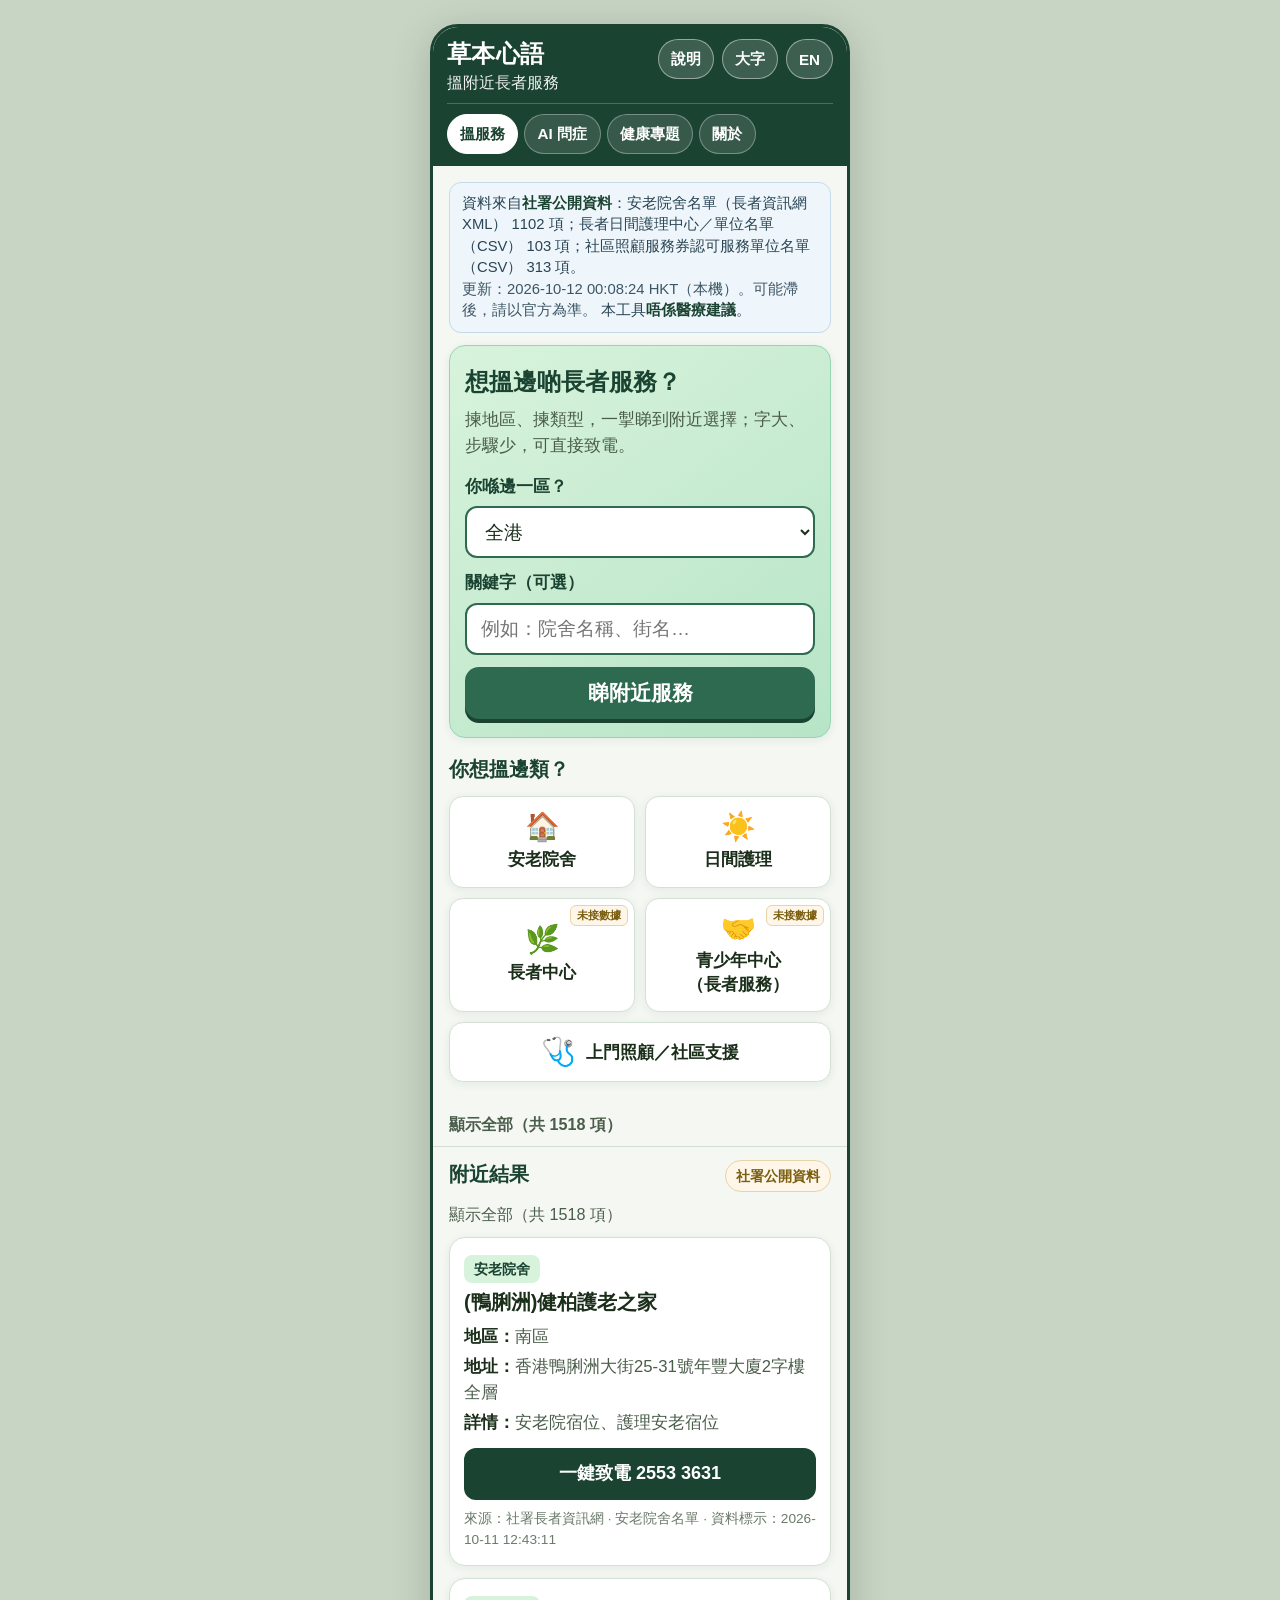
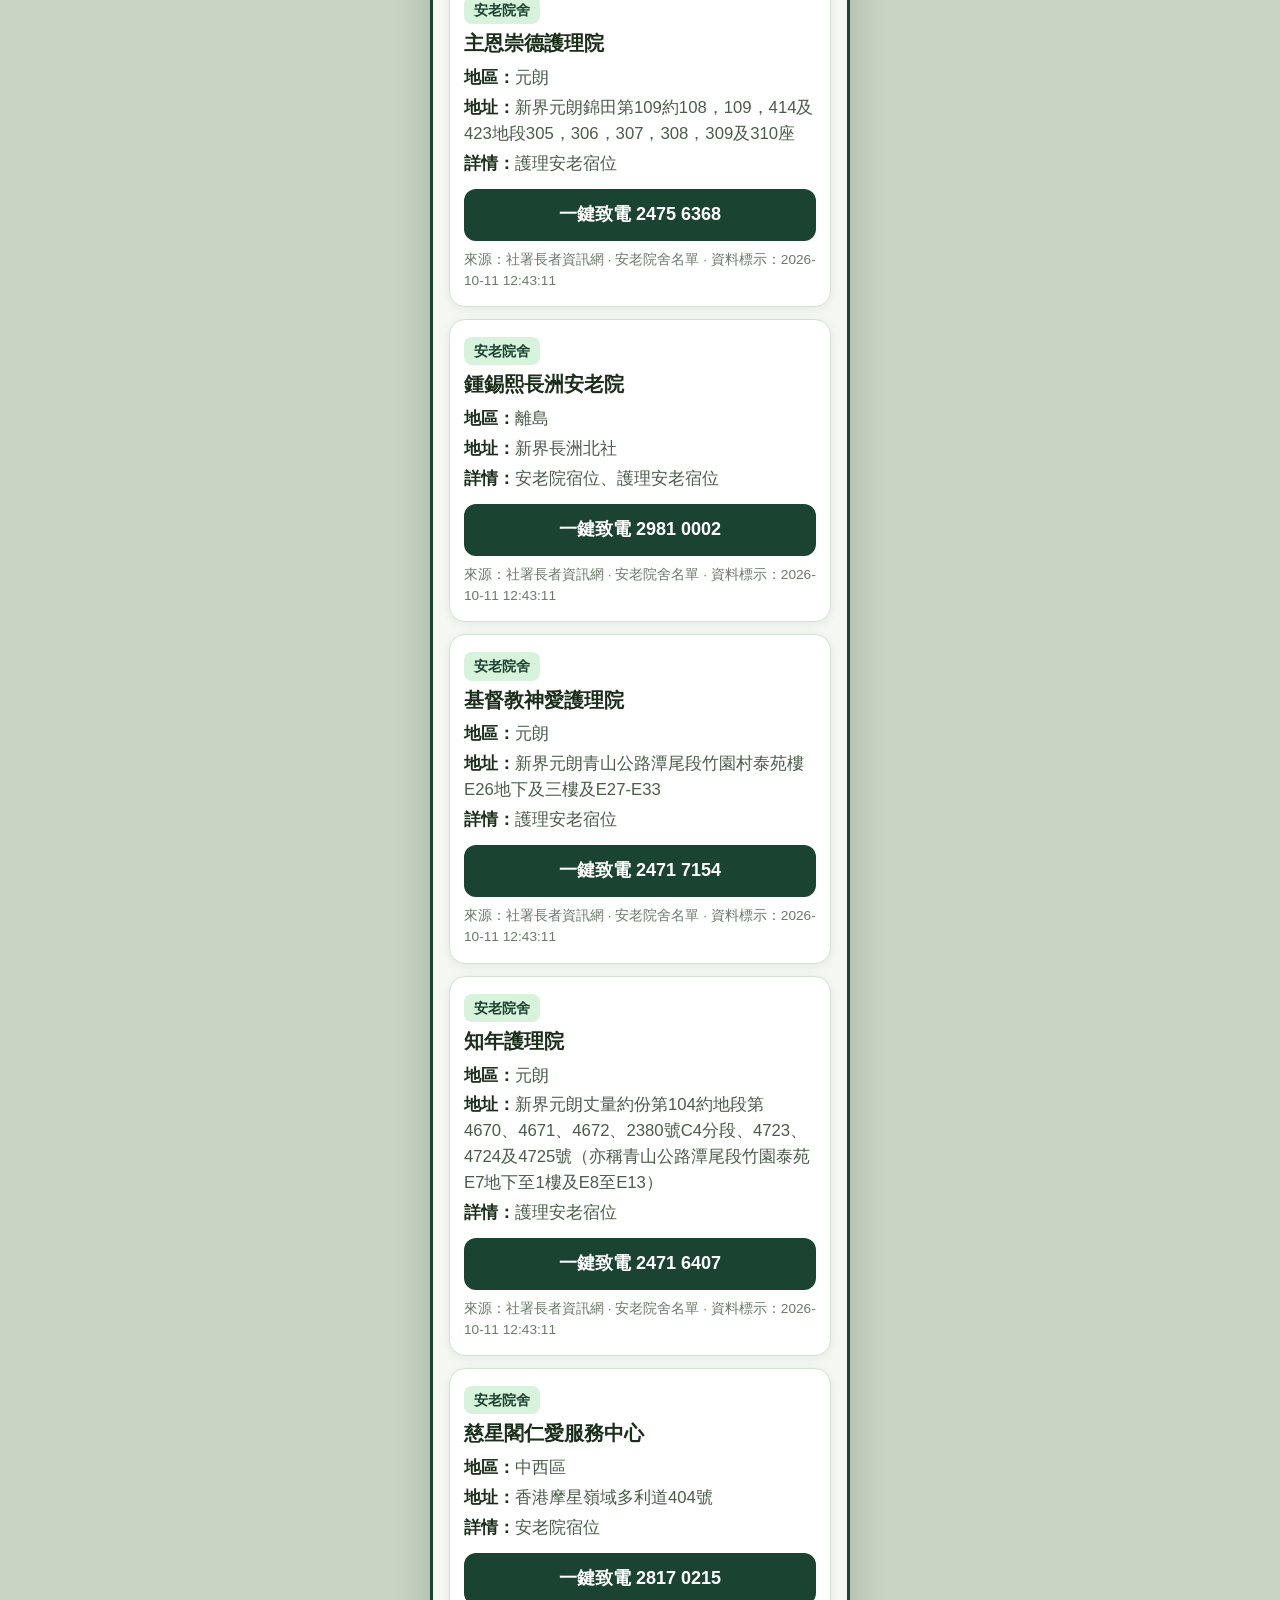
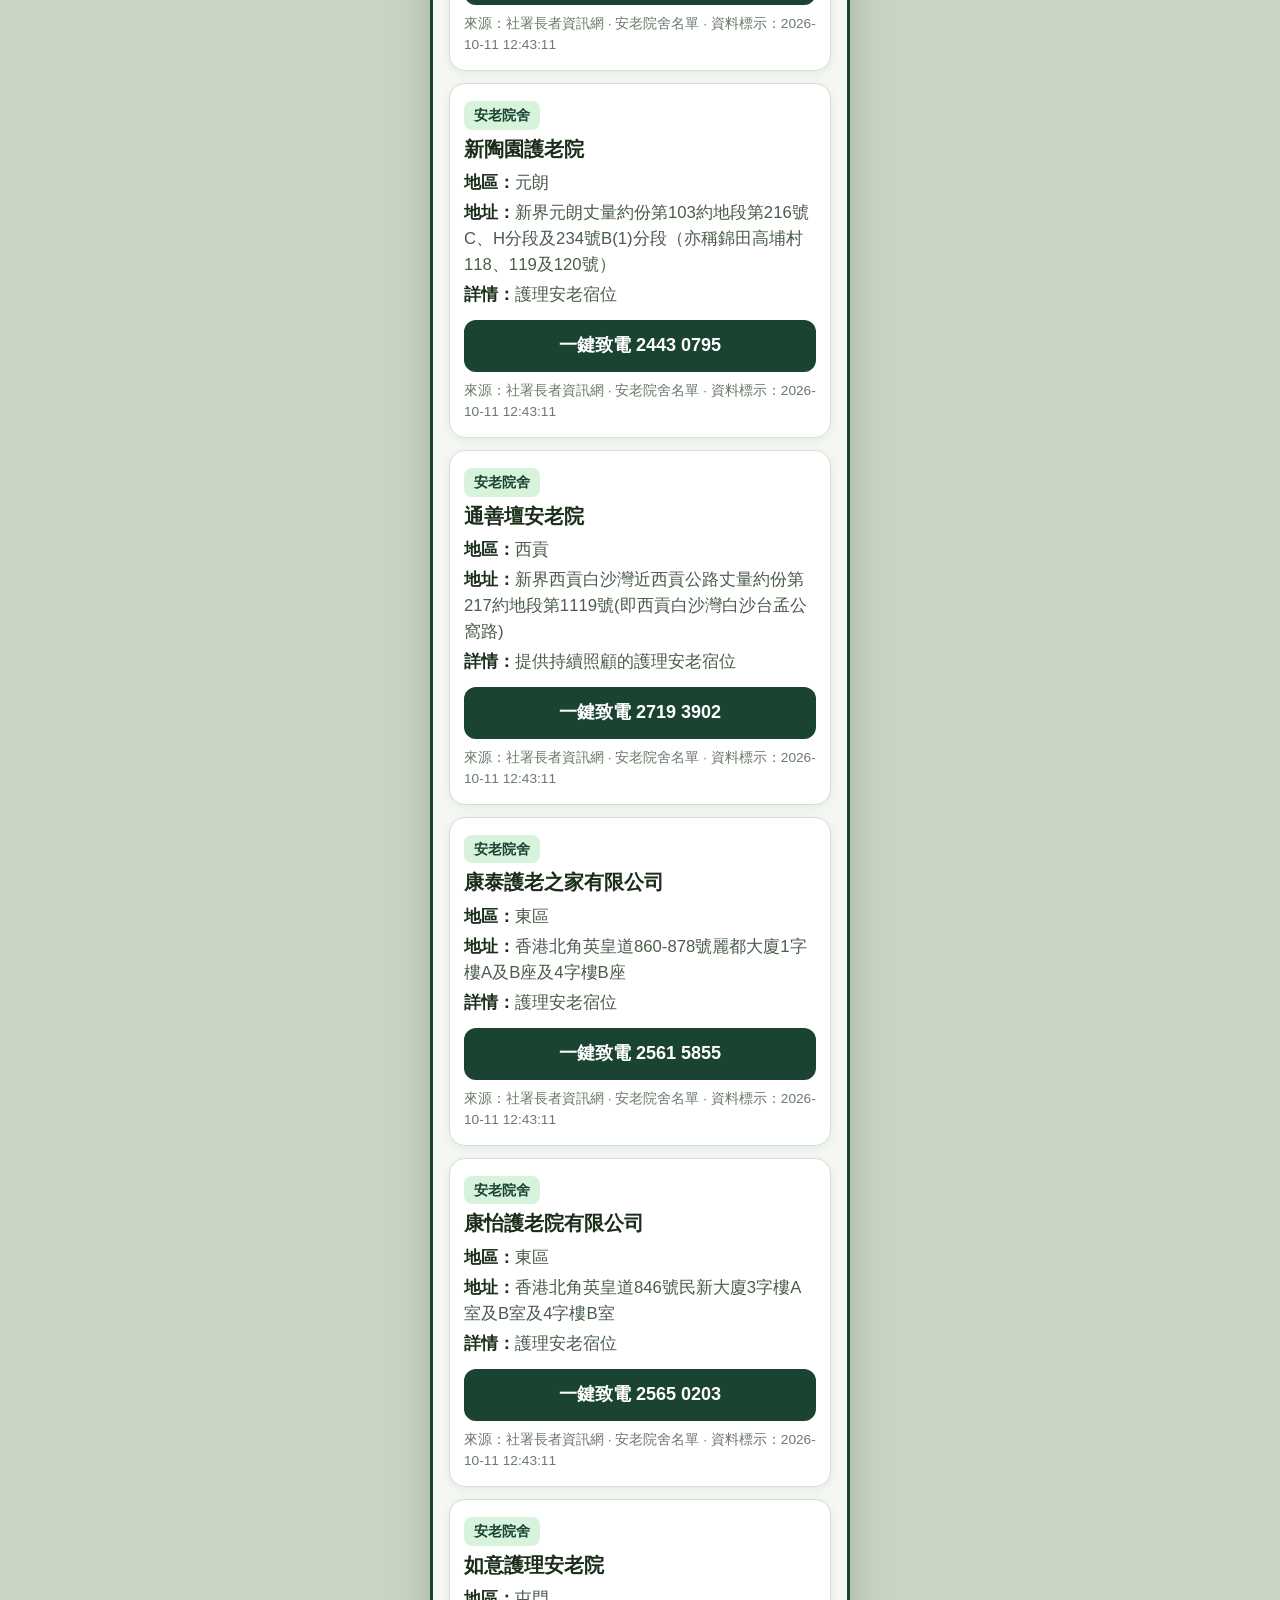
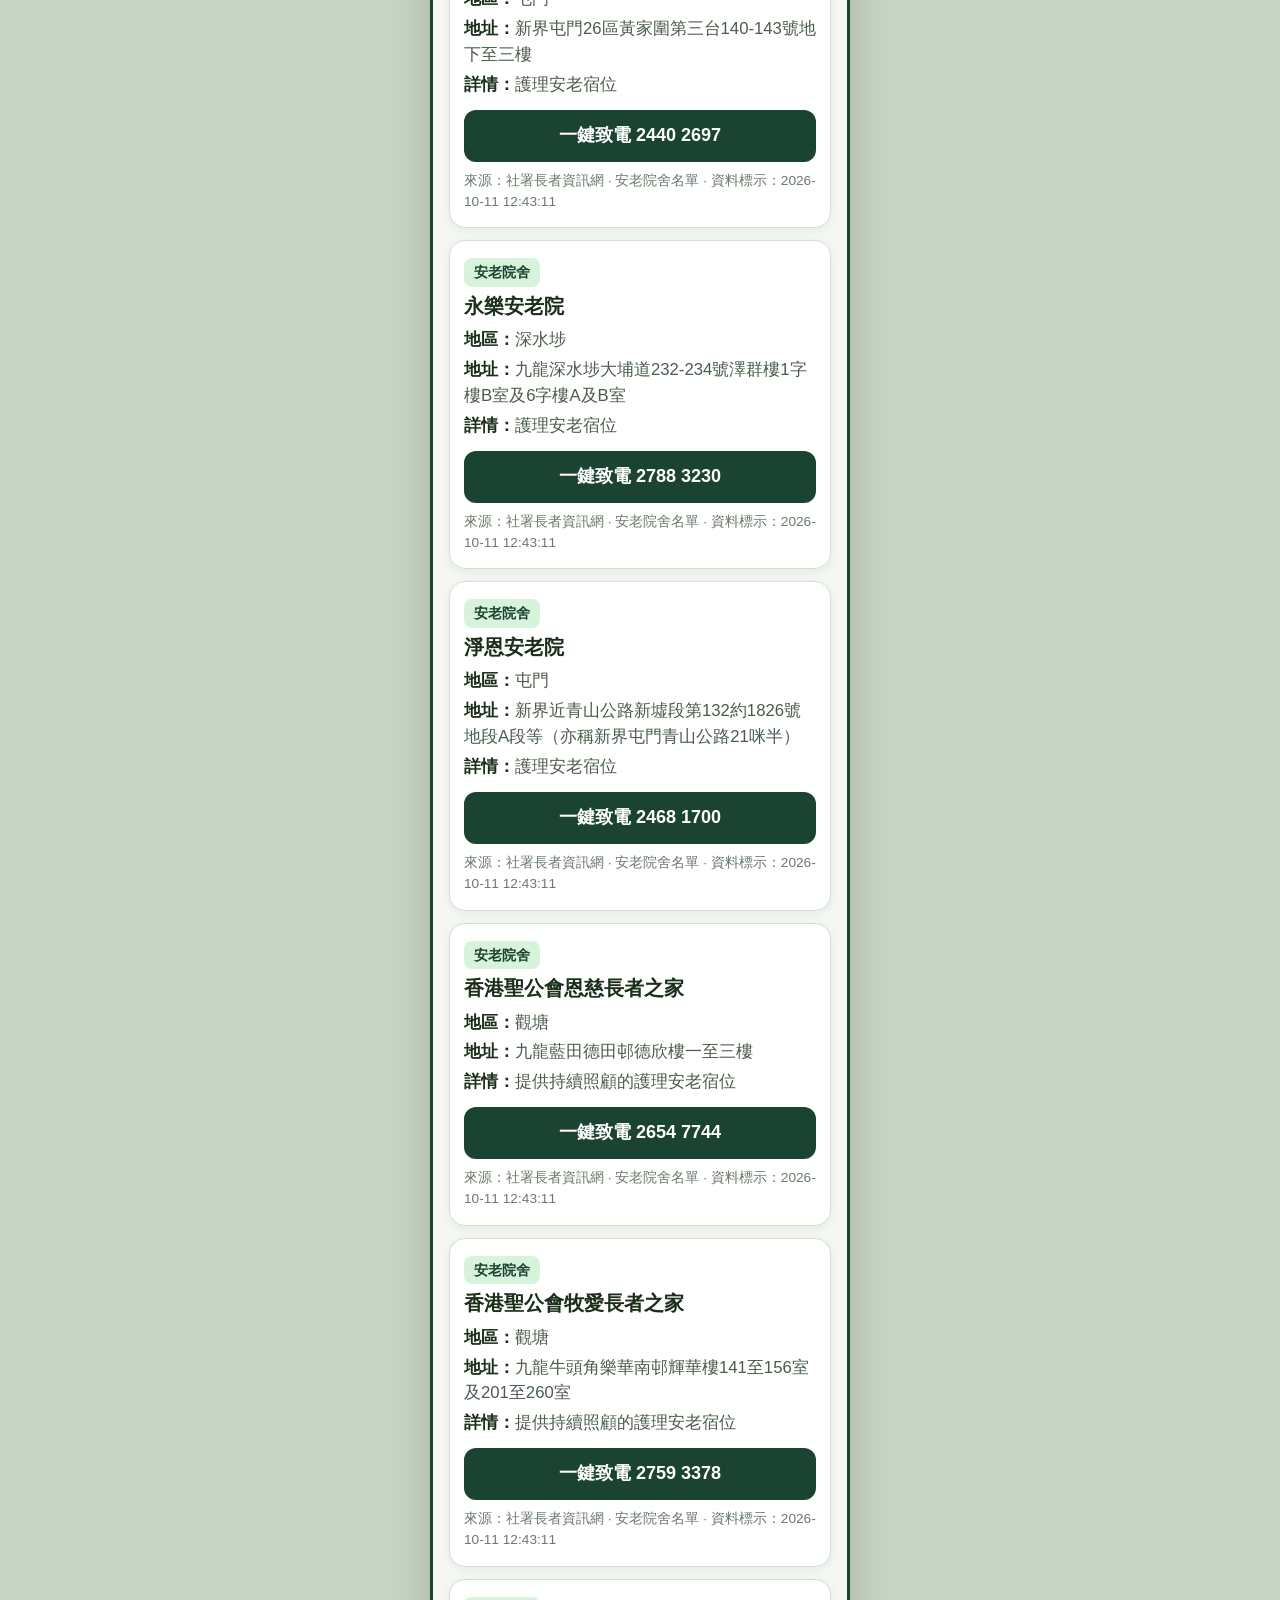
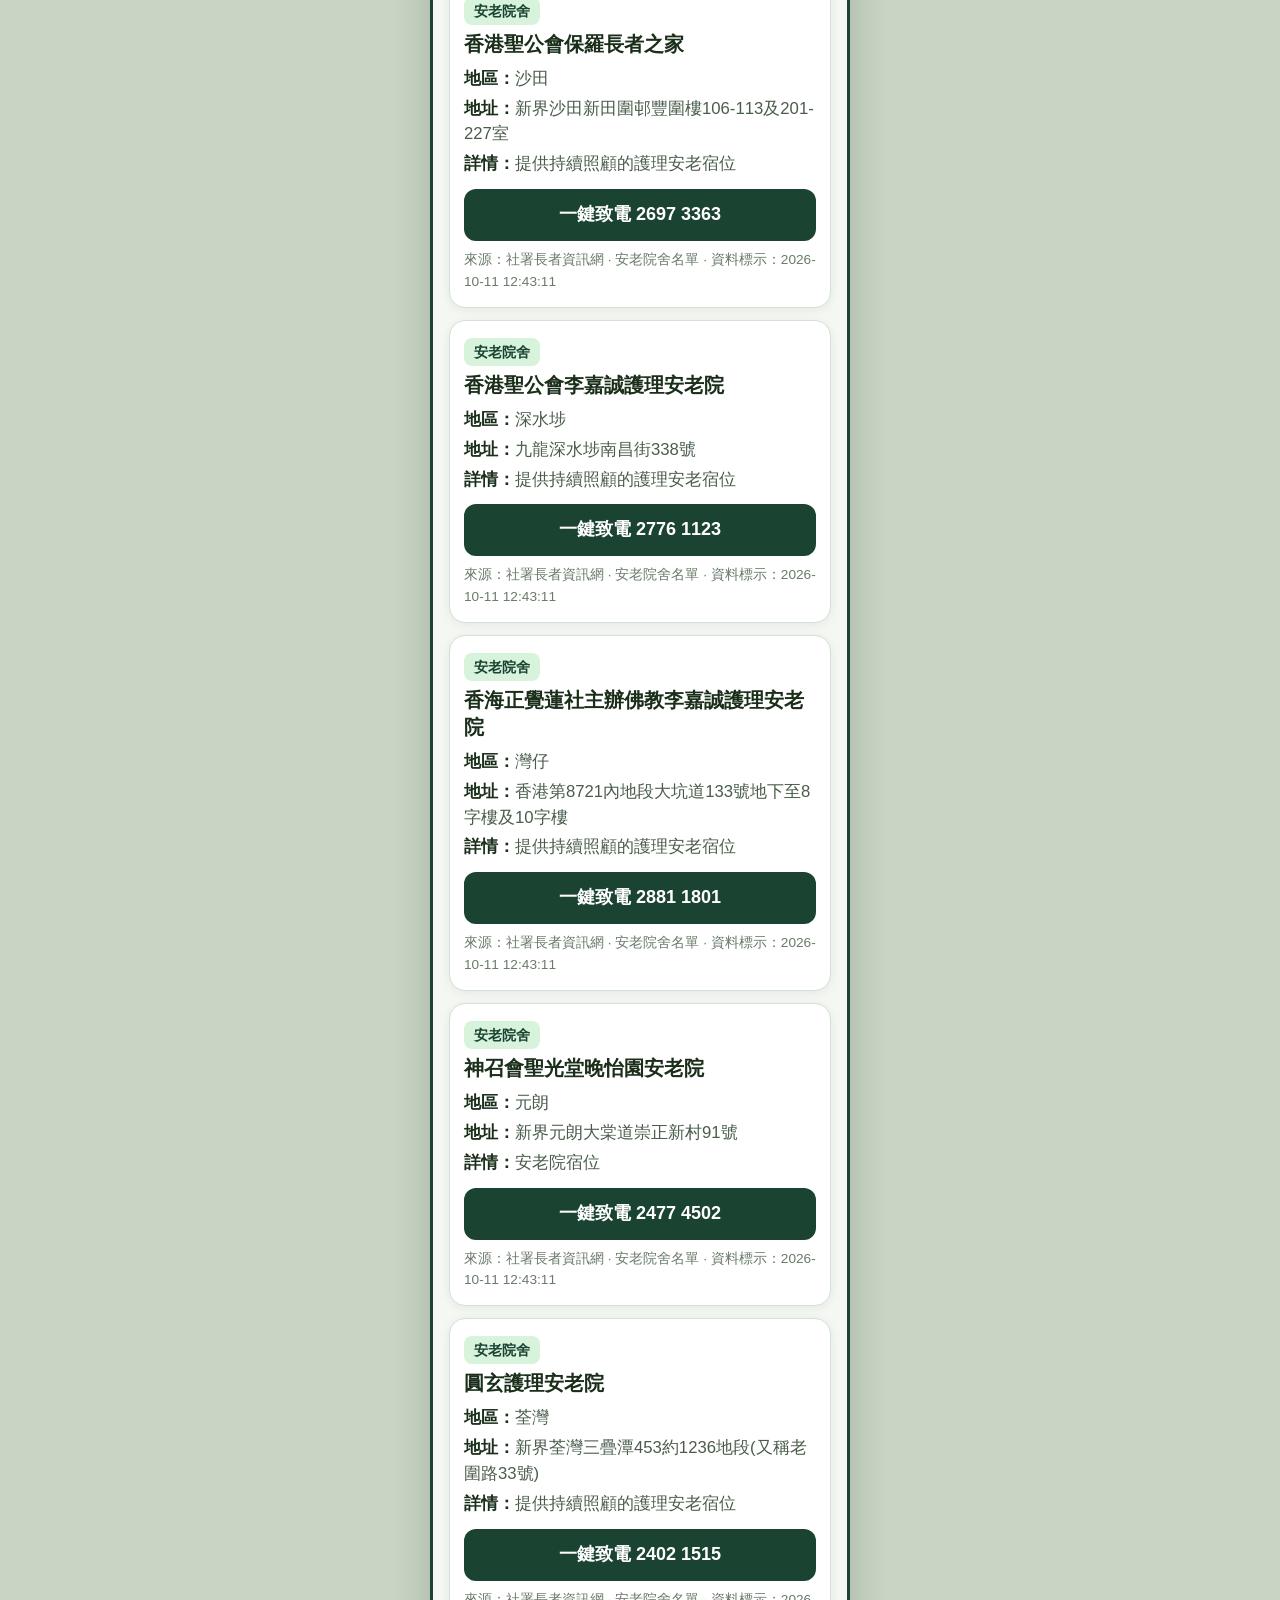
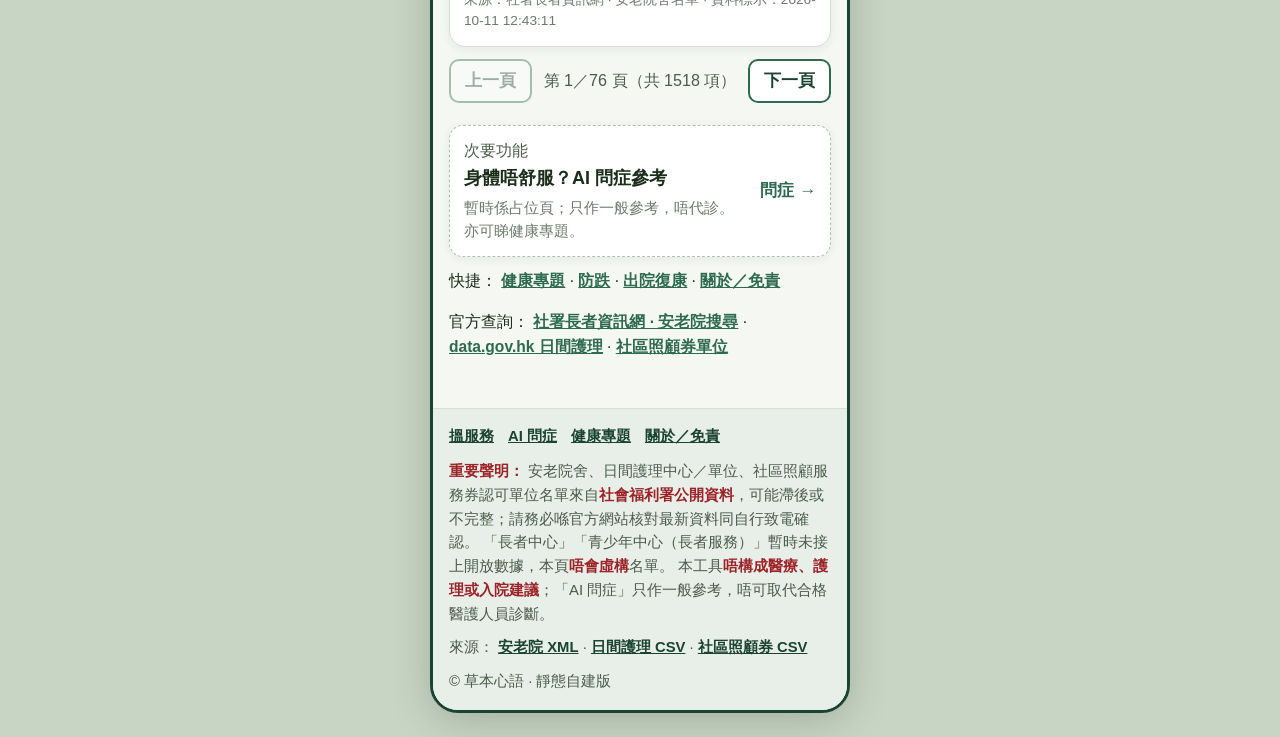
<file: index.html>
<!DOCTYPE html>
<html lang="zh-Hant-HK">
<head>
  <meta charset="UTF-8" />
  <meta name="viewport" content="width=device-width, initial-scale=1, viewport-fit=cover" />
  <meta name="description" content="草本心語 — 用社署公開資料搵附近長者服務" />
  <meta name="theme-color" content="#1b4332" />
  <title>草本心語｜搵附近長者服務</title>
  <style>
    :root {
      --bg: #f4f7f2;
      --card: #ffffff;
      --ink: #1a2e1a;
      --muted: #4a5c4a;
      --line: #d5e0d5;
      --primary: #2d6a4f;
      --primary-dark: #1b4332;
      --accent: #40916c;
      --warm: #fef6e8;
      --warm-border: #e8d4a8;
      --danger: #9b2226;
      --info: #eef6fb;
      --info-border: #c5d9e8;
      --shadow: 0 2px 10px rgba(27, 67, 50, 0.07);
      --radius: 16px;
      --font-base: 19px;
      --tap-min: 52px;
      --header-h: 64px;
    }

    html.large-text {
      --font-base: 23px;
      --tap-min: 58px;
    }

    * { box-sizing: border-box; margin: 0; padding: 0; }

    body {
      font-family: "PingFang HK", "Noto Sans TC", "Microsoft JhengHei",
        "Helvetica Neue", Arial, sans-serif;
      font-size: var(--font-base);
      line-height: 1.55;
      color: var(--ink);
      background: #c8d5c4;
      min-height: 100vh;
      -webkit-text-size-adjust: 100%;
    }

    .skip-link {
      position: absolute;
      left: -9999px;
      top: 8px;
      z-index: 100;
      background: #fff;
      color: var(--primary-dark);
      padding: 10px 16px;
      border-radius: 8px;
      font-weight: 700;
      text-decoration: none;
    }
    .skip-link:focus { left: 8px; outline: 3px solid var(--accent); }

    .phone-shell {
      max-width: 420px;
      margin: 24px auto;
      background: var(--bg);
      min-height: 100vh;
      box-shadow: 0 8px 40px rgba(0, 0, 0, 0.18);
      border-radius: 28px;
      overflow: hidden;
      border: 3px solid #1b4332;
      position: relative;
      display: flex;
      flex-direction: column;
    }

    @media (max-width: 480px) {
      .phone-shell {
        margin: 0;
        border-radius: 0;
        border: none;
        max-width: none;
        box-shadow: none;
      }
      body { background: var(--bg); }
    }

    .header {
      background: var(--primary-dark);
      color: #fff;
      padding: 12px 14px 12px;
      position: sticky;
      top: 0;
      z-index: 40;
    }

    .brand h1 {
      font-size: 1.28em;
      font-weight: 700;
      letter-spacing: 0.02em;
      line-height: 1.25;
      white-space: nowrap;
    }

    .brand .sub {
      font-size: 0.82em;
      opacity: 0.92;
      margin-top: 3px;
      font-weight: 500;
      line-height: 1.35;
    }

    .header-actions {
      display: flex;
      gap: 8px;
      flex-shrink: 0;
      flex-wrap: wrap;
      justify-content: flex-end;
    }

    .chip-btn {
      background: rgba(255, 255, 255, 0.15);
      color: #fff;
      border: 1.5px solid rgba(255, 255, 255, 0.45);
      border-radius: 999px;
      padding: 8px 12px;
      font-size: 0.8em;
      font-weight: 600;
      cursor: pointer;
      min-height: 40px;
      white-space: nowrap;
      font-family: inherit;
    }

    .chip-btn:hover,
    .chip-btn.active {
      background: #fff;
      color: var(--primary-dark);
    }

    .chip-btn:focus-visible {
      outline: 3px solid #95d5b2;
      outline-offset: 2px;
    }

    main {
      padding: 16px 16px 32px;
      flex: 1;
    }

    .data-banner {
      background: #eef6fb;
      border: 1px solid #c5d9e8;
      border-radius: 12px;
      padding: 10px 12px;
      margin-bottom: 12px;
      font-size: 0.78em;
      color: #2a4454;
      line-height: 1.45;
    }

    .data-banner strong { color: var(--primary-dark); font-weight: 700; }

    .hero {
      background: linear-gradient(145deg, #d8f3dc 0%, #b7e4c7 100%);
      border-radius: var(--radius);
      padding: 18px 15px;
      margin-bottom: 16px;
      border: 1px solid #95d5b2;
      box-shadow: var(--shadow);
    }

    .hero h2 {
      font-size: 1.25em;
      margin-bottom: 6px;
      color: var(--primary-dark);
    }

    .hero p {
      color: var(--muted);
      font-size: 0.9em;
      margin-bottom: 14px;
    }

    .field-label {
      display: block;
      font-weight: 700;
      font-size: 0.9em;
      margin-bottom: 6px;
      color: var(--primary-dark);
    }

    select.district,
    input.keyword {
      width: 100%;
      min-height: var(--tap-min);
      font-size: 1em;
      padding: 12px 14px;
      border: 2px solid var(--primary);
      border-radius: 12px;
      background: #fff;
      color: var(--ink);
      margin-bottom: 12px;
      font-family: inherit;
    }

    select.district { appearance: auto; }

    .btn-primary {
      display: flex;
      align-items: center;
      justify-content: center;
      width: 100%;
      min-height: var(--tap-min);
      background: var(--primary);
      color: #fff;
      border: none;
      border-radius: 14px;
      font-size: 1.1em;
      font-weight: 700;
      cursor: pointer;
      font-family: inherit;
      box-shadow: 0 4px 0 var(--primary-dark);
      text-decoration: none;
      gap: 8px;
    }

    .btn-primary:active {
      transform: translateY(2px);
      box-shadow: 0 2px 0 var(--primary-dark);
    }

    .btn-primary:focus-visible {
      outline: 3px solid #1b4332;
      outline-offset: 3px;
    }

    .section-title {
      font-size: 1.05em;
      font-weight: 700;
      margin: 8px 0 12px;
      color: var(--primary-dark);
    }

    .cat-grid {
      display: grid;
      grid-template-columns: 1fr 1fr;
      gap: 10px;
      margin-bottom: 22px;
    }

    .cat-card {
      background: var(--card);
      border: 1.5px solid var(--line);
      border-radius: 14px;
      padding: 15px 12px;
      min-height: 92px;
      text-align: center;
      cursor: pointer;
      font-family: inherit;
      font-size: 0.92em;
      font-weight: 700;
      color: var(--ink);
      box-shadow: var(--shadow);
      display: flex;
      flex-direction: column;
      align-items: center;
      justify-content: center;
      gap: 6px;
      transition: border-color 0.15s, background 0.15s;
      position: relative;
    }

    .cat-card:hover,
    .cat-card.selected {
      border-color: var(--primary);
      background: #eef8f1;
    }

    .cat-card.selected {
      box-shadow: 0 0 0 2px rgba(45, 106, 79, 0.25);
    }

    .cat-card:focus-visible {
      outline: 3px solid var(--accent);
      outline-offset: 2px;
    }

    .cat-card .icon {
      font-size: 1.6em;
      line-height: 1;
    }

    .cat-card .pending-badge {
      position: absolute;
      top: 6px;
      right: 6px;
      font-size: 0.65em;
      background: var(--warm);
      color: #7c5e10;
      border: 1px solid var(--warm-border);
      padding: 2px 6px;
      border-radius: 6px;
      font-weight: 700;
    }

    .cat-card.wide {
      grid-column: 1 / -1;
      flex-direction: row;
      min-height: var(--tap-min);
      gap: 10px;
    }

    /* Sticky filter summary */
    .sticky-filter {
      position: sticky;
      top: 0;
      z-index: 30;
      background: rgba(244, 247, 242, 0.97);
      backdrop-filter: blur(6px);
      margin: 0 -16px 12px;
      padding: 10px 16px;
      border-bottom: 1px solid var(--line);
      display: none;
      align-items: center;
      justify-content: space-between;
      gap: 10px;
    }

    .sticky-filter.visible { display: flex; }

    .sticky-filter .sum-text {
      font-size: 0.85em;
      color: var(--muted);
      font-weight: 600;
      line-height: 1.35;
      flex: 1;
      min-width: 0;
    }

    .sticky-filter .btn-clear {
      flex-shrink: 0;
      min-height: 40px;
      padding: 6px 12px;
      border-radius: 999px;
      border: 1.5px solid var(--primary);
      background: #fff;
      color: var(--primary-dark);
      font-weight: 700;
      font-family: inherit;
      font-size: 0.8em;
      cursor: pointer;
    }

    .sticky-filter .btn-clear:focus-visible {
      outline: 3px solid var(--accent);
      outline-offset: 2px;
    }

    .list-head {
      display: flex;
      align-items: baseline;
      justify-content: space-between;
      gap: 8px;
      margin-bottom: 10px;
    }

    .list-head .badge {
      font-size: 0.75em;
      background: var(--warm);
      color: #7c5e10;
      border: 1px solid var(--warm-border);
      padding: 4px 10px;
      border-radius: 999px;
      font-weight: 700;
      white-space: nowrap;
    }

    .place-list {
      display: flex;
      flex-direction: column;
      gap: 12px;
      margin-bottom: 12px;
      min-height: 80px;
    }

    .place-card {
      background: var(--card);
      border-radius: var(--radius);
      border: 1px solid var(--line);
      padding: 15px 14px;
      box-shadow: 0 2px 10px rgba(27, 67, 50, 0.07);
    }

    .place-card .type-tag {
      display: inline-block;
      font-size: 0.75em;
      font-weight: 700;
      background: #d8f3dc;
      color: var(--primary-dark);
      padding: 3px 10px;
      border-radius: 8px;
      margin-bottom: 6px;
    }

    .place-card h3 {
      font-size: 1.05em;
      margin-bottom: 8px;
      line-height: 1.35;
    }

    .meta {
      font-size: 0.88em;
      color: var(--muted);
      margin-bottom: 4px;
    }

    .meta strong { color: var(--ink); font-weight: 600; }

    .source-line {
      font-size: 0.72em;
      color: #6a7a6a;
      margin-top: 8px;
    }

    .place-actions {
      margin-top: 12px;
      display: flex;
      gap: 8px;
    }

    .btn-call {
      flex: 1;
      display: flex;
      align-items: center;
      justify-content: center;
      min-height: var(--tap-min);
      background: var(--primary-dark);
      color: #fff;
      text-decoration: none;
      border-radius: 12px;
      font-weight: 700;
      font-size: 0.95em;
      gap: 6px;
    }

    .btn-call:focus-visible {
      outline: 3px solid var(--accent);
      outline-offset: 2px;
    }

    .btn-call.disabled {
      background: #8a9a8a;
      pointer-events: none;
      cursor: not-allowed;
    }

    .empty-msg {
      text-align: left;
      padding: 20px 16px;
      color: var(--muted);
      background: #fff;
      border-radius: var(--radius);
      border: 1px dashed var(--line);
      margin-bottom: 12px;
      font-size: 0.92em;
      line-height: 1.55;
    }

    .empty-msg a {
      color: var(--primary);
      font-weight: 700;
      word-break: break-word;
    }

    .empty-msg h3 {
      color: var(--primary-dark);
      font-size: 1em;
      margin-bottom: 8px;
    }

    .empty-msg .empty-actions {
      margin-top: 14px;
      display: flex;
      flex-wrap: wrap;
      gap: 8px;
    }

    .empty-msg .btn-ghost {
      display: inline-flex;
      align-items: center;
      min-height: 44px;
      padding: 8px 14px;
      border-radius: 10px;
      border: 2px solid var(--primary);
      background: #fff;
      color: var(--primary-dark);
      font-weight: 700;
      font-family: inherit;
      font-size: 0.88em;
      cursor: pointer;
      text-decoration: none;
    }

    .empty-msg.loading {
      border-style: solid;
      border-color: var(--info-border);
      background: var(--info);
      color: #1a3a4a;
    }

    .pager {
      display: flex;
      align-items: center;
      justify-content: space-between;
      gap: 8px;
      margin-bottom: 22px;
    }

    .pager button {
      min-height: 44px;
      padding: 8px 14px;
      border-radius: 10px;
      border: 2px solid var(--primary);
      background: #fff;
      color: var(--primary-dark);
      font-weight: 700;
      font-family: inherit;
      font-size: 0.9em;
      cursor: pointer;
    }

    .pager button:disabled {
      opacity: 0.4;
      cursor: not-allowed;
    }

    .pager button:focus-visible {
      outline: 3px solid var(--accent);
      outline-offset: 2px;
    }

    .pager .page-info {
      font-size: 0.85em;
      color: var(--muted);
      text-align: center;
      flex: 1;
    }

    .ai-strip {
      background: #fff;
      border: 1px dashed #b0c0b0;
      border-radius: 14px;
      padding: 13px 14px;
      box-shadow: var(--shadow);
      display: flex;
      align-items: center;
      justify-content: space-between;
      gap: 12px;
      margin-bottom: 20px;
      text-decoration: none;
      color: inherit;
    }

    .ai-strip:focus-visible {
      outline: 3px solid var(--accent);
      outline-offset: 2px;
    }

    .ai-strip .ai-label {
      font-size: 0.82em;
      color: var(--muted);
      margin-bottom: 2px;
    }

    .ai-strip .ai-title {
      font-weight: 700;
      font-size: 0.95em;
    }

    .ai-strip .ai-hint {
      font-size: 0.78em;
      color: #6a7a6a;
      margin-top: 4px;
    }

    .ai-strip .ai-go {
      font-weight: 700;
      color: var(--primary);
      font-size: 0.9em;
      white-space: nowrap;
    }

    .help-links {
      font-size: 0.82em;
      margin-bottom: 16px;
      line-height: 1.6;
    }

    .help-links a {
      color: var(--primary);
      font-weight: 600;
    }

    .footer {
      background: #e8eee8;
      padding: 16px;
      font-size: 0.78em;
      color: var(--muted);
      line-height: 1.6;
      border-top: 1px solid var(--line);
    }

    .footer strong { color: var(--danger); }

    .footer a {
      color: var(--primary-dark);
      font-weight: 600;
    }

    .filter-status {
      font-size: 0.85em;
      color: var(--muted);
      margin-bottom: 10px;
      min-height: 1.4em;
    }

    /* Help drawer */
    .drawer-backdrop {
      position: fixed;
      inset: 0;
      background: rgba(0, 0, 0, 0.45);
      z-index: 80;
      opacity: 0;
      pointer-events: none;
      transition: opacity 0.2s;
    }
    .drawer-backdrop.open {
      opacity: 1;
      pointer-events: auto;
    }

    .drawer {
      position: fixed;
      left: 50%;
      bottom: 0;
      transform: translate(-50%, 100%);
      width: min(420px, 100%);
      max-height: 85vh;
      overflow-y: auto;
      background: #fff;
      border-radius: 20px 20px 0 0;
      z-index: 90;
      padding: 20px 18px 28px;
      box-shadow: 0 -8px 32px rgba(0, 0, 0, 0.2);
      transition: transform 0.25s ease;
    }
    .drawer.open { transform: translate(-50%, 0); }

    @media (max-width: 480px) {
      .drawer { width: 100%; left: 0; transform: translateY(100%); }
      .drawer.open { transform: translateY(0); }
    }

    .drawer h2 {
      font-size: 1.15em;
      color: var(--primary-dark);
      margin-bottom: 10px;
      padding-right: 40px;
    }

    .drawer p, .drawer li {
      font-size: 0.9em;
      color: var(--muted);
      margin-bottom: 10px;
      line-height: 1.55;
    }

    .drawer ul { padding-left: 1.2em; margin-bottom: 12px; }

    .drawer a {
      color: var(--primary);
      font-weight: 600;
      word-break: break-word;
    }

    .drawer .close-btn {
      position: absolute;
      top: 14px;
      right: 14px;
      min-width: 44px;
      min-height: 44px;
      border: none;
      background: #eef2ee;
      border-radius: 999px;
      font-size: 1.2em;
      cursor: pointer;
      font-family: inherit;
      color: var(--ink);
    }

    .drawer .close-btn:focus-visible {
      outline: 3px solid var(--accent);
    }


    .header-top {
      display: flex;
      align-items: flex-start;
      justify-content: space-between;
      gap: 10px;
    }

    .brand-link {
      text-decoration: none;
      color: inherit;
      display: block;
      min-width: 0;
      flex: 1 1 auto;
    }

    .header-actions {
      max-width: 52%;
    }

    .site-nav {
      display: flex;
      flex-wrap: wrap;
      gap: 6px;
      margin-top: 10px;
      padding-top: 10px;
      border-top: 1px solid rgba(255, 255, 255, 0.22);
    }
    .site-nav a {
      color: #fff;
      text-decoration: none;
      font-size: 0.8em;
      font-weight: 600;
      padding: 7px 12px;
      border-radius: 999px;
      background: rgba(255, 255, 255, 0.12);
      border: 1px solid rgba(255, 255, 255, 0.32);
      min-height: 38px;
      display: inline-flex;
      align-items: center;
      letter-spacing: 0.01em;
    }
    .site-nav a:hover,
    .site-nav a[aria-current="page"] {
      background: #fff;
      color: var(--primary-dark);
      border-color: #fff;
    }
    .site-nav a:focus-visible {
      outline: 3px solid #95d5b2;
      outline-offset: 2px;
    }

    .footer-nav {
      display: flex;
      flex-wrap: wrap;
      gap: 8px 14px;
      margin-bottom: 12px;
    }

    .sr-only {
      position: absolute;
      width: 1px;
      height: 1px;
      padding: 0;
      margin: -1px;
      overflow: hidden;
      clip: rect(0, 0, 0, 0);
      border: 0;
    }
  </style>
  <script>
    window.__PLACES_LOAD_ERROR = false;
  </script>
  <script src="places.js" onerror="window.__PLACES_LOAD_ERROR=true;"></script>
</head>
<body>
  <a class="skip-link" href="#results">跳去結果</a>
  <div class="phone-shell">
    <header class="header">
      <div class="header-top">
        <a class="brand brand-link" href="./">
          <h1>草本心語</h1>
          <p class="sub">搵附近長者服務</p>
        </a>
        <div class="header-actions">
          <button type="button" class="chip-btn" id="btnHelp" aria-haspopup="dialog" aria-controls="helpDrawer" title="資料來源同說明">說明</button>
          <button type="button" class="chip-btn" id="btnLargeText" aria-pressed="false" title="放大字體">大字</button>
          <button type="button" class="chip-btn" id="btnLang" title="Language (stub)">EN</button>
        </div>
      </div>
      <nav class="site-nav" aria-label="主要導航">
        <a href="./" aria-current="page">搵服務</a>
        <a href="ai/">AI 問症</a>
        <a href="topics/">健康專題</a>
        <a href="about/">關於</a>
      </nav>
    </header>

    <main>
      <div class="data-banner" id="dataBanner" role="status">
        資料來自<strong>社署公開資料</strong>（安老院舍、日間護理、社區照顧券單位）。名冊可能滯後，請以官方為準。本工具<strong>唔係醫療建議</strong>。
      </div>

      <section class="hero" aria-labelledby="hero-title">
        <h2 id="hero-title">想搵邊啲長者服務？</h2>
        <p>揀地區、揀類型，一掣睇到附近選擇；字大、步驟少，可直接致電。</p>
        <label class="field-label" for="district">你喺邊一區？</label>
        <select class="district" id="district" name="district" aria-describedby="districtHint">
          <option value="全部">全港</option>
        </select>
        <span id="districtHint" class="sr-only">包括香港十八區，以及社署名單入面嘅粵港安老院（廣東省）</span>
        <label class="field-label" for="keyword">關鍵字（可選）</label>
        <input class="keyword" id="keyword" type="search" placeholder="例如：院舍名稱、街名…" autocomplete="off" enterkeyhint="search" />
        <button type="button" class="btn-primary" id="btnSearch">睇附近服務</button>
      </section>

      <h2 class="section-title" id="cat-heading">你想搵邊類？</h2>
      <div class="cat-grid" role="group" aria-labelledby="cat-heading">
        <button type="button" class="cat-card" data-cat="安老院舍" aria-pressed="false" aria-label="安老院舍">
          <span class="icon" aria-hidden="true">🏠</span>
          安老院舍
        </button>
        <button type="button" class="cat-card" data-cat="日間護理" aria-pressed="false" aria-label="日間護理">
          <span class="icon" aria-hidden="true">☀️</span>
          日間護理
        </button>
        <button type="button" class="cat-card" data-cat="長者中心" aria-pressed="false" aria-label="長者中心（暫時未有開放數據）">
          <span class="pending-badge">未接數據</span>
          <span class="icon" aria-hidden="true">🌿</span>
          長者中心
        </button>
        <button type="button" class="cat-card" data-cat="青少年中心（長者）" aria-pressed="false" aria-label="青少年中心長者服務（暫時未有開放數據）">
          <span class="pending-badge">未接數據</span>
          <span class="icon" aria-hidden="true">🤝</span>
          青少年中心<br />（長者服務）
        </button>
        <button type="button" class="cat-card wide" data-cat="上門照顧" aria-pressed="false" aria-label="上門照顧或社區支援">
          <span class="icon" aria-hidden="true">🩺</span>
          上門照顧／社區支援
        </button>
      </div>

      <div class="sticky-filter" id="stickyFilter" aria-live="polite">
        <span class="sum-text" id="stickySum"></span>
        <button type="button" class="btn-clear" id="btnClearFilters">清除篩選</button>
      </div>

      <div id="results">
        <div class="list-head">
          <h2 class="section-title" style="margin:0">附近結果</h2>
          <span class="badge" id="dataBadge">社署公開資料</span>
        </div>
        <p class="filter-status" id="filterStatus" aria-live="polite"></p>
        <div class="place-list" id="placeList" role="list" aria-label="服務機構列表"></div>
        <div class="pager" id="pager" hidden>
          <button type="button" id="btnPrev" aria-label="上一頁">上一頁</button>
          <span class="page-info" id="pageInfo" aria-live="polite"></span>
          <button type="button" id="btnNext" aria-label="下一頁">下一頁</button>
        </div>
      </div>

      <a class="ai-strip" href="ai/" id="aiLink">
        <div>
          <div class="ai-label">次要功能</div>
          <div class="ai-title">身體唔舒服？AI 問症參考</div>
          <div class="ai-hint">暫時係占位頁；只作一般參考，唔代診。亦可睇健康專題。</div>
        </div>
        <span class="ai-go">問症 →</span>
      </a>

      <div class="help-links" style="margin-top:-8px;margin-bottom:16px">
        快捷：
        <a href="topics/">健康專題</a>
        ·
        <a href="topics/falls/">防跌</a>
        ·
        <a href="topics/post-discharge/">出院復康</a>
        ·
        <a href="about/">關於／免責</a>
      </div>

      <div class="help-links">
        官方查詢：
        <a href="https://elderlyinfo.swd.gov.hk/tc/ltc_search/rcs" target="_blank" rel="noopener noreferrer">社署長者資訊網 · 安老院搜尋</a>
        ·
        <a href="https://data.gov.hk/tc-data/dataset/hk-swd-espd-list-of-day-care-centres-units-for-the-elderly" target="_blank" rel="noopener noreferrer">data.gov.hk 日間護理</a>
        ·
        <a href="https://data.gov.hk/tc-data/dataset/hk-swd-espd-list-of-recognised-service-providers-for-the-community-care-service-voucher" target="_blank" rel="noopener noreferrer">社區照顧券單位</a>
      </div>
    </main>

    <footer class="footer">
      <nav class="footer-nav" aria-label="頁腳導航">
        <a href="./">搵服務</a>
        <a href="ai/">AI 問症</a>
        <a href="topics/">健康專題</a>
        <a href="about/">關於／免責</a>
      </nav>
      <p>
        <strong>重要聲明：</strong>
        安老院舍、日間護理中心／單位、社區照顧服務券認可單位名單來自<strong>社會福利署公開資料</strong>，可能滯後或不完整；請務必喺官方網站核對最新資料同自行致電確認。
        「長者中心」「青少年中心（長者服務）」暫時未接上開放數據，本頁<strong>唔會虛構</strong>名單。
        本工具<strong>唔構成醫療、護理或入院建議</strong>；「AI 問症」只作一般參考，唔可取代合格醫護人員診斷。
      </p>
      <p style="margin-top:10px">
        來源：
        <a href="https://elderlyinfo.swd.gov.hk/sites/ltc-swd/files/rche_rsp_list.xml" target="_blank" rel="noopener noreferrer">安老院 XML</a> ·
        <a href="https://www.swd.gov.hk/datagovhk/elderly/List-of-DE-DCU.csv" target="_blank" rel="noopener noreferrer">日間護理 CSV</a> ·
        <a href="https://www.swd.gov.hk/datagovhk/elderly/list-of-ccsv-rsp.csv" target="_blank" rel="noopener noreferrer">社區照顧券 CSV</a>
      </p>
      <p style="margin-top:10px">© 草本心語 · 靜態自建版</p>
    </footer>
  </div>

  <div class="drawer-backdrop" id="drawerBackdrop" hidden></div>
  <aside class="drawer" id="helpDrawer" role="dialog" aria-modal="true" aria-labelledby="helpTitle" hidden>
    <button type="button" class="close-btn" id="btnCloseHelp" aria-label="關閉說明">×</button>
    <h2 id="helpTitle">資料來源同使用說明</h2>
    <p>呢個「搵服務」工具用<strong>社會福利署／data.gov.hk 公開檔</strong>整理名冊，方便長者同家人篩選同致電。唔會爬網站、唔會發明機構或電話。</p>
    <p><strong>已接入：</strong></p>
    <ul>
      <li>安老院舍 — <a href="https://elderlyinfo.swd.gov.hk/sites/ltc-swd/files/rche_rsp_list.xml" target="_blank" rel="noopener noreferrer">長者資訊網 XML</a></li>
      <li>日間護理 — <a href="https://www.swd.gov.hk/datagovhk/elderly/List-of-DE-DCU.csv" target="_blank" rel="noopener noreferrer">List-of-DE-DCU.csv</a></li>
      <li>上門照顧／社區支援 — <a href="https://www.swd.gov.hk/datagovhk/elderly/list-of-ccsv-rsp.csv" target="_blank" rel="noopener noreferrer">社區照顧服務券認可單位 CSV</a></li>
    </ul>
    <p><strong>暫時未接入（誠實空狀態）：</strong>長者中心、青少年中心（長者服務）— 未有同等開放數據檔，唔會造假名單。</p>
    <p>地區包括全港十八區；社署名單如有廣東省／粵港安老院，可喺地區選「廣東省（粵港安老院）」。</p>
    <p>更新本機名冊：喺資料夾執行 <code>python3 build_places.py</code>（會讀 <code>data/</code> 再產出 <code>places.js</code>）。亦可以去 <a href="about/">關於</a> 頁睇完整說明。</p>
    <p><strong>免責：</strong>名冊可能滯後；請以官方網站為準並自行致電確認。本工具唔係醫療建議。</p>
  </aside>

  <script>
    (function () {
      var PAGE_SIZE = 20;
      var PENDING_CATS = {
        "長者中心": {
          title: "長者中心名單暫時未接上",
          body:
            "社署嘅長者鄰舍中心／地區中心等，暫時未有同安老院一樣嘅開放數據檔畀我哋合法載入。請用官方渠道查詢，我哋唔會虛構機構名稱或電話。",
          links: [
            { href: "https://www.swd.gov.hk/tc/pubsvc/elderly/", label: "社署長者服務概覽" },
            { href: "https://elderlyinfo.swd.gov.hk/", label: "社署長者資訊網" }
          ]
        },
        "青少年中心（長者）": {
          title: "青少年中心（長者服務）暫時未接上",
          body:
            "有長者活動嘅青年／社區中心未有統一開放名冊。請向各區青年中心或社署查詢，本頁唔會虛構名單。",
          links: [
            { href: "https://www.swd.gov.hk/tc/pubsvc/young/", label: "社署青年服務" },
            { href: "https://www.swd.gov.hk/tc/pubsvc/elderly/", label: "社署長者服務" }
          ]
        }
      };

      var DISTRICTS =
        (window.ELDER_META && window.ELDER_META.districts) ||
        [
          "中西區", "灣仔", "東區", "南區", "油尖旺", "深水埗", "九龍城",
          "黃大仙", "觀塘", "葵青", "荃灣", "屯門", "元朗", "北區",
          "大埔", "沙田", "西貢", "離島"
        ];

      var ALL = Array.isArray(window.ELDER_PLACES) ? window.ELDER_PLACES : [];
      var selectedCat = null;
      var currentPage = 1;
      var lastFiltered = [];

      var placeList = document.getElementById("placeList");
      var filterStatus = document.getElementById("filterStatus");
      var stickyFilter = document.getElementById("stickyFilter");
      var stickySum = document.getElementById("stickySum");
      var districtSel = document.getElementById("district");
      var keywordInput = document.getElementById("keyword");
      var btnSearch = document.getElementById("btnSearch");
      var btnLargeText = document.getElementById("btnLargeText");
      var btnLang = document.getElementById("btnLang");
      var btnClear = document.getElementById("btnClearFilters");
      var pager = document.getElementById("pager");
      var btnPrev = document.getElementById("btnPrev");
      var btnNext = document.getElementById("btnNext");
      var pageInfo = document.getElementById("pageInfo");
      var dataBanner = document.getElementById("dataBanner");
      var helpDrawer = document.getElementById("helpDrawer");
      var drawerBackdrop = document.getElementById("drawerBackdrop");
      var btnHelp = document.getElementById("btnHelp");
      var btnCloseHelp = document.getElementById("btnCloseHelp");

      DISTRICTS.forEach(function (d) {
        var opt = document.createElement("option");
        opt.value = d;
        opt.textContent = d;
        districtSel.appendChild(opt);
      });
      var optGd = document.createElement("option");
      optGd.value = "廣東省";
      optGd.textContent = "廣東省（粵港安老院）";
      districtSel.appendChild(optGd);

      if (window.ELDER_META) {
        var gen = window.ELDER_META.generatedAt || "";
        var srcParts = (window.ELDER_META.sources || []).map(function (s) {
          return s.label + (s.count != null ? " " + s.count + " 項" : "");
        });
        dataBanner.innerHTML =
          "資料來自<strong>社署公開資料</strong>：" +
          escapeHtml(srcParts.join("；") || "安老院舍、日間護理、社區照顧券單位") +
          "。<br /><span style=\"opacity:0.9\">更新：" +
          escapeHtml(gen) +
          "（本機）。可能滯後，請以官方為準。</span> 本工具<strong>唔係醫療建議</strong>。";
      }

      function escapeHtml(s) {
        return String(s == null ? "" : s)
          .replace(/&/g, "&amp;")
          .replace(/</g, "&lt;")
          .replace(/>/g, "&gt;")
          .replace(/"/g, "&quot;");
      }

      function updateSticky(text, showClear) {
        var hasFilter =
          districtSel.value !== "全部" ||
          !!selectedCat ||
          !!(keywordInput.value || "").trim();
        stickySum.textContent = text || "";
        stickyFilter.classList.toggle("visible", hasFilter || showClear);
        btnClear.hidden = !hasFilter;
      }

      function renderPending(cat) {
        var info = PENDING_CATS[cat];
        var links = (info.links || [])
          .map(function (l) {
            return (
              '<a class="btn-ghost" href="' +
              escapeHtml(l.href) +
              '" target="_blank" rel="noopener noreferrer">' +
              escapeHtml(l.label) +
              "</a>"
            );
          })
          .join("");
        placeList.innerHTML =
          '<div class="empty-msg" role="status"><h3>' +
          escapeHtml(info.title) +
          "</h3><p>" +
          escapeHtml(info.body) +
          '</p><div class="empty-actions">' +
          links +
          '<button type="button" class="btn-ghost" data-action="clear-cat">改揀其他類型</button>' +
          "</div></div>";
        pager.hidden = true;
        var clearBtn = placeList.querySelector('[data-action="clear-cat"]');
        if (clearBtn) {
          clearBtn.addEventListener("click", clearCategory);
        }
      }

      function renderEmpty(html) {
        placeList.innerHTML = '<div class="empty-msg" role="status">' + html + "</div>";
        pager.hidden = true;
      }

      function renderLoading() {
        placeList.innerHTML =
          '<div class="empty-msg loading" role="status"><h3>未載入名冊</h3>' +
          "<p>搵唔到 <code>places.js</code>，或者檔案損毀。請確認同目錄有匯出名冊，再刷新頁面。</p>" +
          '<div class="empty-actions"><span class="btn-ghost" style="pointer-events:none;opacity:0.85">本機指令：python3 build_places.py</span></div></div>';
        pager.hidden = true;
        filterStatus.textContent = "未有資料";
        updateSticky("未載入 places.js", false);
      }

      function renderPage() {
        var total = lastFiltered.length;
        var pages = Math.max(1, Math.ceil(total / PAGE_SIZE));
        if (currentPage > pages) currentPage = pages;
        if (currentPage < 1) currentPage = 1;
        var start = (currentPage - 1) * PAGE_SIZE;
        var slice = lastFiltered.slice(start, start + PAGE_SIZE);

        if (!slice.length) {
          renderEmpty(
            "<h3>暫時未有符合結果</h3>" +
              "<p>呢個地區／關鍵字暫時未有符合結果。試吓改地區、清空關鍵字，或者改揀其他服務類型。</p>" +
              '<div class="empty-actions">' +
              '<button type="button" class="btn-ghost" id="btnEmptyClear">清除篩選、睇全部</button>' +
              "</div>"
          );
          var ec = document.getElementById("btnEmptyClear");
          if (ec) ec.addEventListener("click", clearAllFilters);
          return;
        }

        placeList.innerHTML = slice
          .map(function (p) {
            var callHtml = p.tel
              ? '<a class="btn-call" href="' +
                escapeHtml(p.tel) +
                '" aria-label="致電 ' +
                escapeHtml(p.name) +
                " " +
                escapeHtml(p.phone || "") +
                '">一鍵致電 ' +
                escapeHtml(p.phone || "") +
                "</a>"
              : p.phone
              ? '<span class="btn-call disabled" aria-disabled="true">電話 ' +
                escapeHtml(p.phone) +
                "（未能直接撥出）</span>"
              : '<span class="btn-call disabled" aria-disabled="true">未有公開電話</span>';
            var detail = p.typeDetail
              ? '<p class="meta"><strong>詳情：</strong>' +
                escapeHtml(p.typeDetail) +
                "</p>"
              : "";
            var hours = p.hours
              ? '<p class="meta"><strong>開放：</strong>' +
                escapeHtml(p.hours) +
                "</p>"
              : "";
            return (
              '<article class="place-card" role="listitem">' +
              '<span class="type-tag">' +
              escapeHtml(p.type) +
              "</span>" +
              "<h3>" +
              escapeHtml(p.name) +
              "</h3>" +
              '<p class="meta"><strong>地區：</strong>' +
              escapeHtml(p.district || "（未標示）") +
              "</p>" +
              '<p class="meta"><strong>地址：</strong>' +
              escapeHtml(p.address || "—") +
              "</p>" +
              detail +
              hours +
              '<div class="place-actions">' +
              callHtml +
              "</div>" +
              '<p class="source-line">來源：' +
              escapeHtml(p.source || "社署公開資料") +
              (p.updated ? " · 資料標示：" + escapeHtml(p.updated) : "") +
              "</p>" +
              "</article>"
            );
          })
          .join("");

        if (total > PAGE_SIZE) {
          pager.hidden = false;
          pageInfo.textContent =
            "第 " + currentPage + "／" + pages + " 頁（共 " + total + " 項）";
          btnPrev.disabled = currentPage <= 1;
          btnNext.disabled = currentPage >= pages;
        } else {
          pager.hidden = true;
        }
      }

      function syncCatAria() {
        document.querySelectorAll(".cat-card").forEach(function (b) {
          var on = b.getAttribute("data-cat") === selectedCat;
          b.classList.toggle("selected", on);
          b.setAttribute("aria-pressed", on ? "true" : "false");
        });
      }

      function applyFilter(opts) {
        opts = opts || {};
        var district = districtSel.value;
        var kwRaw = (keywordInput.value || "").trim();
        var kw = kwRaw.toLowerCase();

        if (selectedCat && PENDING_CATS[selectedCat]) {
          var pendingMsg = "而家顯示：" + selectedCat + "（未接開放數據）";
          filterStatus.textContent = pendingMsg;
          updateSticky(pendingMsg, true);
          lastFiltered = [];
          renderPending(selectedCat);
          if (opts.scroll) {
            document.getElementById("results").scrollIntoView({ behavior: "smooth", block: "start" });
          }
          return;
        }

        lastFiltered = ALL.filter(function (p) {
          var okDistrict = district === "全部" || p.district === district;
          var okCat = !selectedCat || p.type === selectedCat;
          var okKw = true;
          if (kw) {
            var hay = (
              (p.name || "") +
              " " +
              (p.address || "") +
              " " +
              (p.typeDetail || "") +
              " " +
              (p.district || "")
            ).toLowerCase();
            okKw = hay.indexOf(kw) !== -1;
          }
          return okDistrict && okCat && okKw;
        });

        var parts = [];
        if (district !== "全部") parts.push(district);
        if (selectedCat) parts.push(selectedCat);
        if (kwRaw) parts.push("「" + kwRaw + "」");
        var statusText = parts.length
          ? "而家顯示：" + parts.join(" · ") + "（共 " + lastFiltered.length + " 項）"
          : "顯示全部（共 " + lastFiltered.length + " 項）";
        filterStatus.textContent = statusText;
        updateSticky(statusText, true);

        currentPage = 1;
        renderPage();
        if (opts.scroll) {
          document.getElementById("results").scrollIntoView({ behavior: "smooth", block: "start" });
        }
      }

      function clearCategory() {
        selectedCat = null;
        syncCatAria();
        applyFilter({ scroll: true });
      }

      function clearAllFilters() {
        selectedCat = null;
        districtSel.value = "全部";
        keywordInput.value = "";
        syncCatAria();
        applyFilter({ scroll: true });
      }

      document.querySelectorAll(".cat-card").forEach(function (btn) {
        btn.addEventListener("click", function () {
          var cat = btn.getAttribute("data-cat");
          if (selectedCat === cat) {
            selectedCat = null;
          } else {
            selectedCat = cat;
          }
          syncCatAria();
          applyFilter({ scroll: true });
        });
      });

      btnSearch.addEventListener("click", function () {
        applyFilter({ scroll: true });
      });
      districtSel.addEventListener("change", function () {
        applyFilter({ scroll: false });
      });
      keywordInput.addEventListener("keydown", function (e) {
        if (e.key === "Enter") {
          e.preventDefault();
          applyFilter({ scroll: true });
        }
      });

      btnClear.addEventListener("click", clearAllFilters);

      btnPrev.addEventListener("click", function () {
        currentPage -= 1;
        renderPage();
        placeList.scrollIntoView({ behavior: "smooth", block: "start" });
      });
      btnNext.addEventListener("click", function () {
        currentPage += 1;
        renderPage();
        placeList.scrollIntoView({ behavior: "smooth", block: "start" });
      });

      btnLargeText.addEventListener("click", function () {
        var on = document.documentElement.classList.toggle("large-text");
        btnLargeText.classList.toggle("active", on);
        btnLargeText.setAttribute("aria-pressed", on ? "true" : "false");
        try {
          localStorage.setItem("elderLargeText", on ? "1" : "0");
        } catch (e) {}
      });
      try {
        if (localStorage.getItem("elderLargeText") === "1") {
          document.documentElement.classList.add("large-text");
          btnLargeText.classList.add("active");
          btnLargeText.setAttribute("aria-pressed", "true");
        }
      } catch (e) {}

      btnLang.addEventListener("click", function () {
        alert("英文版稍後提供（而家係香港繁體中文原型）。");
      });

      function openHelp() {
        helpDrawer.hidden = false;
        drawerBackdrop.hidden = false;
        // force reflow then open
        requestAnimationFrame(function () {
          helpDrawer.classList.add("open");
          drawerBackdrop.classList.add("open");
        });
        btnCloseHelp.focus();
      }
      function closeHelp() {
        helpDrawer.classList.remove("open");
        drawerBackdrop.classList.remove("open");
        setTimeout(function () {
          helpDrawer.hidden = true;
          drawerBackdrop.hidden = true;
          btnHelp.focus();
        }, 220);
      }
      btnHelp.addEventListener("click", openHelp);
      btnCloseHelp.addEventListener("click", closeHelp);
      drawerBackdrop.addEventListener("click", closeHelp);
      document.addEventListener("keydown", function (e) {
        if (e.key === "Escape" && helpDrawer.classList.contains("open")) {
          closeHelp();
        }
      });

      // Deep-link: ?cat=日間護理 or ?cat=上門照顧 etc.
      try {
        var params = new URLSearchParams(window.location.search);
        var catParam = params.get("cat");
        if (catParam) {
          var known = false;
          document.querySelectorAll(".cat-card").forEach(function (b) {
            if (b.getAttribute("data-cat") === catParam) known = true;
          });
          if (known) {
            selectedCat = catParam;
            syncCatAria();
          }
        }
      } catch (e) {}

      if (window.__PLACES_LOAD_ERROR || !ALL.length) {
        renderLoading();
      } else {
        applyFilter({ scroll: !!selectedCat });
      }
    })();
  </script>
</body>
</html>
</file>
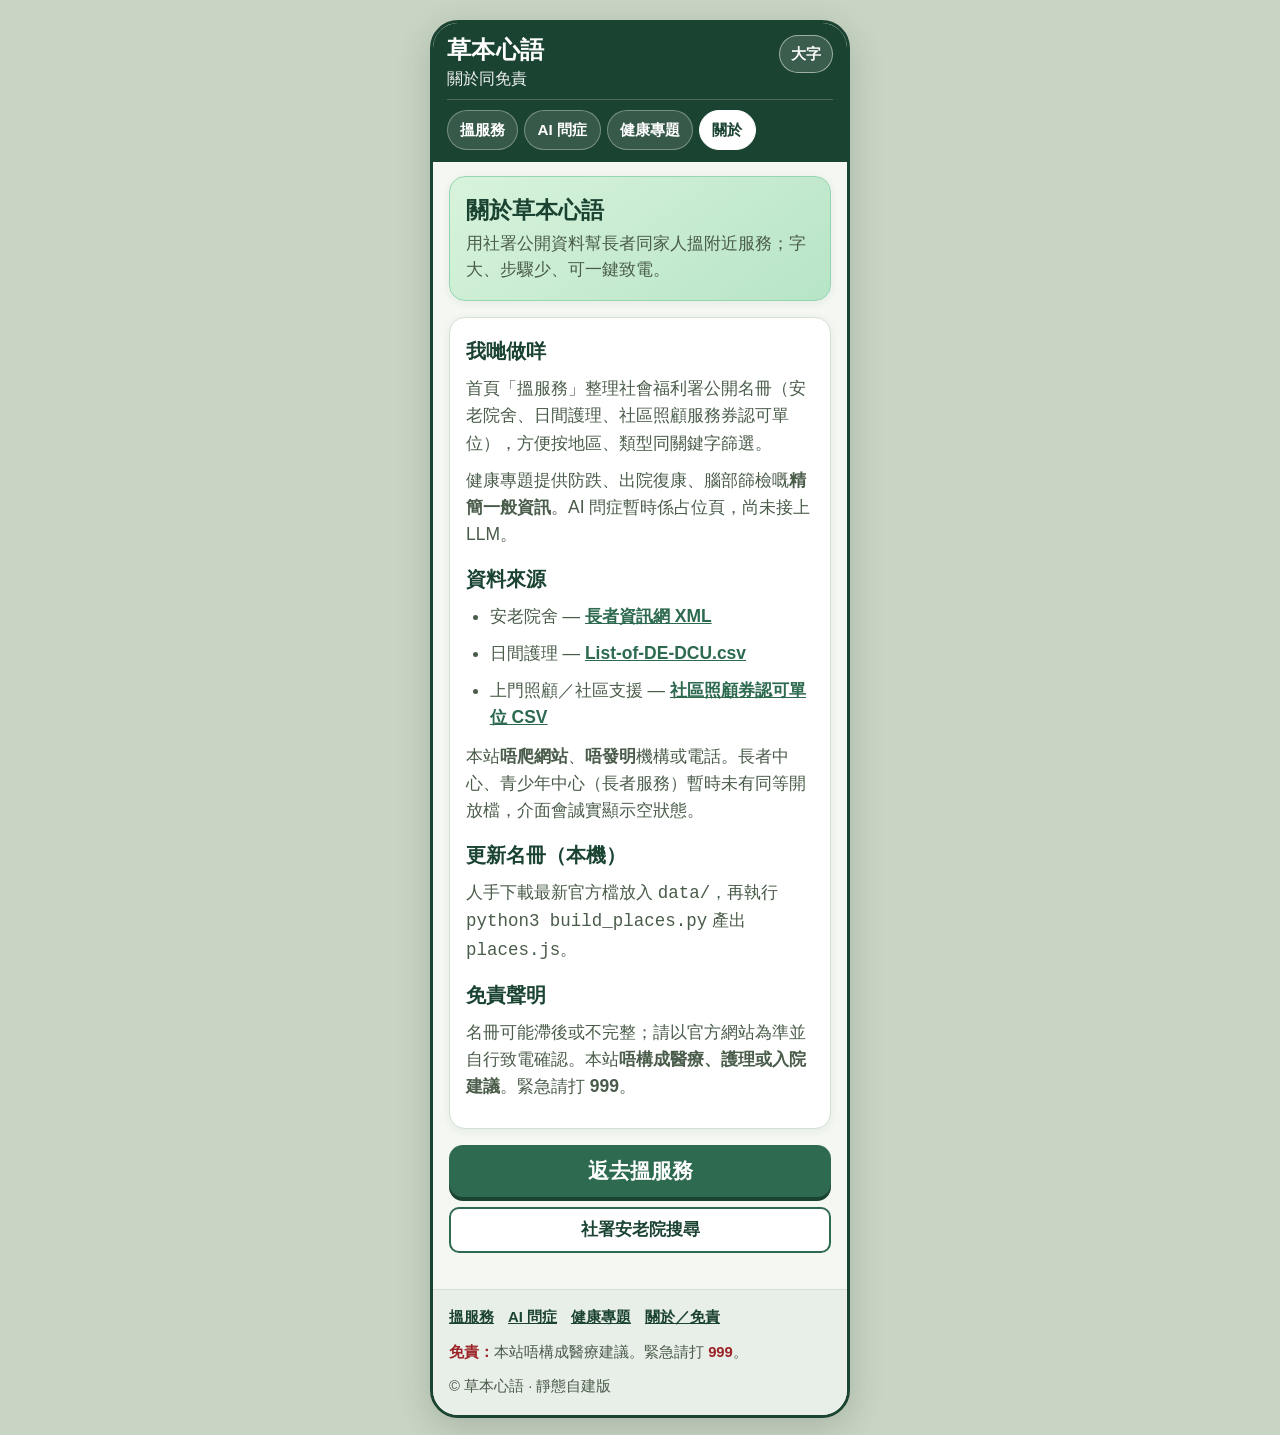
<file: about/index.html>
<!DOCTYPE html>
<html lang="zh-Hant-HK">
<head>
  <meta charset="UTF-8" />
  <meta name="viewport" content="width=device-width, initial-scale=1, viewport-fit=cover" />
  <meta name="description" content="草本心語 — 關於、資料來源同免責" />
  <meta name="theme-color" content="#1b4332" />
  <title>關於｜草本心語</title>
  <link rel="stylesheet" href="../assets/css/site.css" />
</head>
<body>
  <a class="skip-link" href="#main">跳去內容</a>
  <div class="phone-shell">
    <header class="header">
      <div class="header-top">
        <a class="brand" href="../">
          <h1>草本心語</h1>
          <p class="sub">關於同免責</p>
        </a>
        <div class="header-actions">
          <button type="button" class="chip-btn" id="btnLargeText" aria-pressed="false" title="放大字體">大字</button>
        </div>
      </div>
      <nav class="site-nav" aria-label="主要導航">
        <a href="../">搵服務</a>
        <a href="../ai/">AI 問症</a>
        <a href="../topics/">健康專題</a>
        <a href="./" aria-current="page">關於</a>
      </nav>
    </header>

    <main id="main">
      <section class="page-hero" aria-labelledby="about-title">
        <h2 id="about-title">關於草本心語</h2>
        <p>用社署公開資料幫長者同家人搵附近服務；字大、步驟少、可一鍵致電。</p>
      </section>

      <div class="prose">
        <h3>我哋做咩</h3>
        <p>首頁「搵服務」整理社會福利署公開名冊（安老院舍、日間護理、社區照顧服務券認可單位），方便按地區、類型同關鍵字篩選。</p>
        <p>健康專題提供防跌、出院復康、腦部篩檢嘅<strong>精簡一般資訊</strong>。AI 問症暫時係占位頁，尚未接上 LLM。</p>

        <h3>資料來源</h3>
        <ul>
          <li>安老院舍 — <a href="https://elderlyinfo.swd.gov.hk/sites/ltc-swd/files/rche_rsp_list.xml" target="_blank" rel="noopener noreferrer">長者資訊網 XML</a></li>
          <li>日間護理 — <a href="https://www.swd.gov.hk/datagovhk/elderly/List-of-DE-DCU.csv" target="_blank" rel="noopener noreferrer">List-of-DE-DCU.csv</a></li>
          <li>上門照顧／社區支援 — <a href="https://www.swd.gov.hk/datagovhk/elderly/list-of-ccsv-rsp.csv" target="_blank" rel="noopener noreferrer">社區照顧券認可單位 CSV</a></li>
        </ul>
        <p>本站<strong>唔爬網站</strong>、<strong>唔發明</strong>機構或電話。長者中心、青少年中心（長者服務）暫時未有同等開放檔，介面會誠實顯示空狀態。</p>

        <h3>更新名冊（本機）</h3>
        <p>人手下載最新官方檔放入 <code>data/</code>，再執行 <code>python3 build_places.py</code> 產出 <code>places.js</code>。</p>

        <h3>免責聲明</h3>
        <p>名冊可能滯後或不完整；請以官方網站為準並自行致電確認。本站<strong>唔構成醫療、護理或入院建議</strong>。緊急請打 <strong>999</strong>。</p>
      </div>

      <div class="cta-block">
        <a class="btn-primary" href="../">返去搵服務</a>
        <a class="btn-ghost" href="https://elderlyinfo.swd.gov.hk/tc/ltc_search/rcs" target="_blank" rel="noopener noreferrer">社署安老院搜尋</a>
      </div>
    </main>

    <footer class="footer">
      <nav class="footer-nav" aria-label="頁腳導航">
        <a href="../">搵服務</a>
        <a href="../ai/">AI 問症</a>
        <a href="../topics/">健康專題</a>
        <a href="./">關於／免責</a>
      </nav>
      <p><strong>免責：</strong>本站唔構成醫療建議。緊急請打 <strong>999</strong>。</p>
      <p style="margin-top:10px">© 草本心語 · 靜態自建版</p>
    </footer>
  </div>
  <script src="../assets/js/site.js"></script>
</body>
</html>
</file>
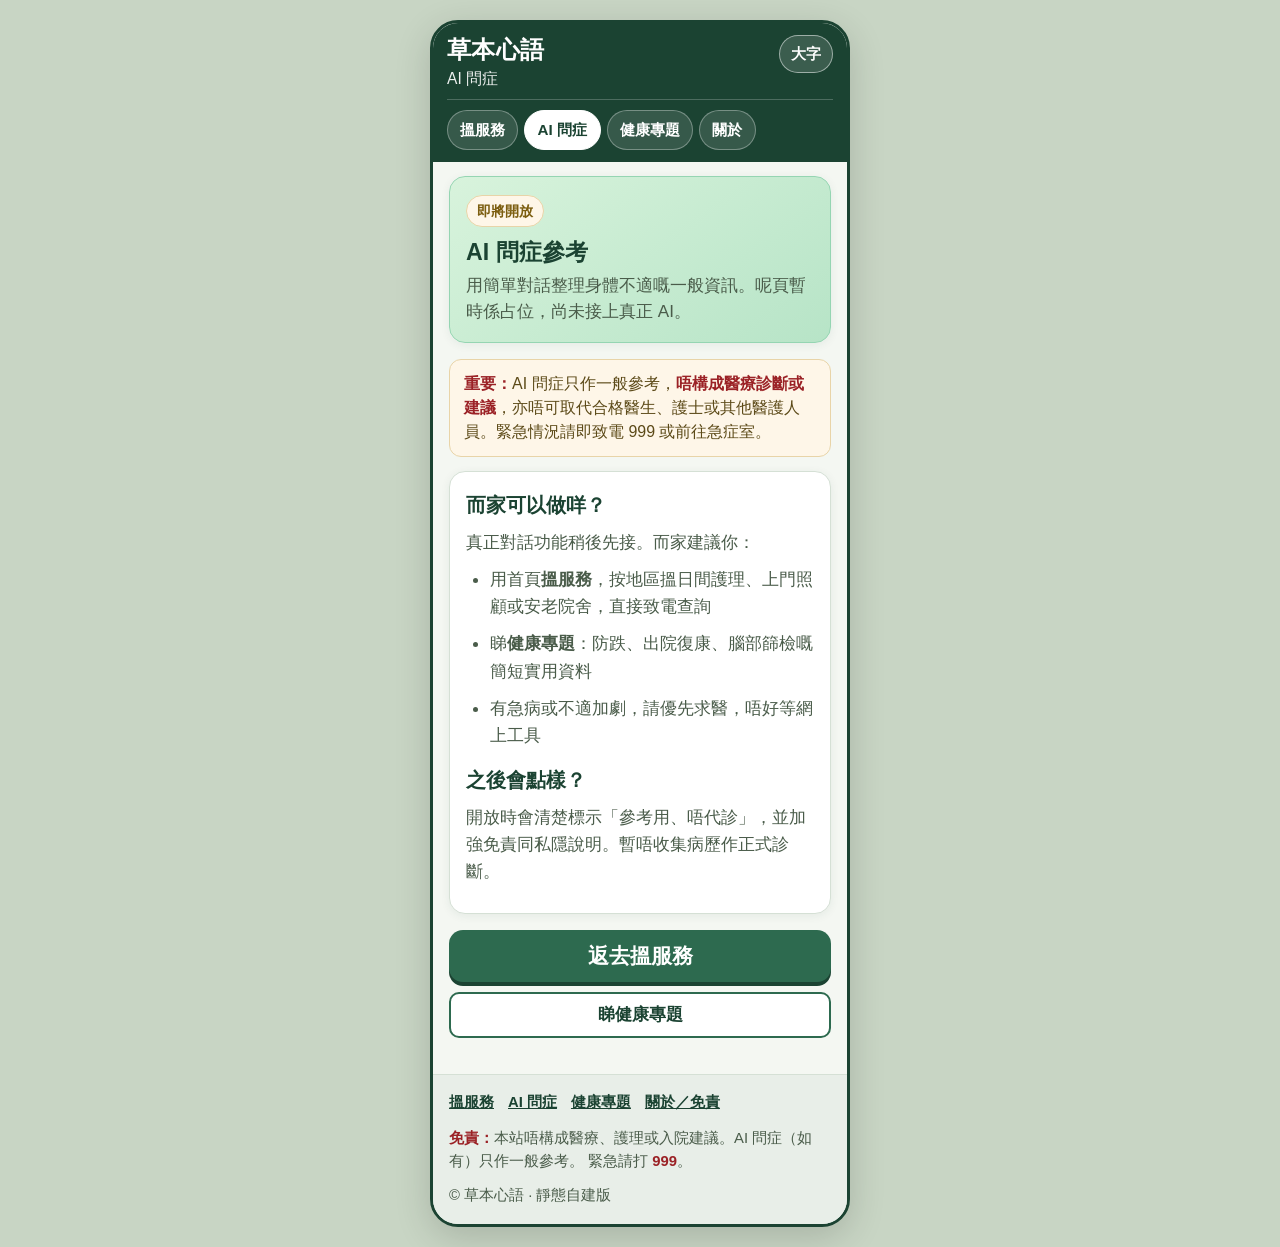
<file: ai/index.html>
<!DOCTYPE html>
<html lang="zh-Hant-HK">
<head>
  <meta charset="UTF-8" />
  <meta name="viewport" content="width=device-width, initial-scale=1, viewport-fit=cover" />
  <meta name="description" content="草本心語 — AI 問症（即將開放；只作一般參考）" />
  <meta name="theme-color" content="#1b4332" />
  <title>AI 問症｜草本心語</title>
  <link rel="stylesheet" href="../assets/css/site.css" />
</head>
<body>
  <a class="skip-link" href="#main">跳去內容</a>
  <div class="phone-shell">
    <header class="header">
      <div class="header-top">
        <a class="brand" href="../">
          <h1>草本心語</h1>
          <p class="sub">AI 問症</p>
        </a>
        <div class="header-actions">
          <button type="button" class="chip-btn" id="btnLargeText" aria-pressed="false" title="放大字體">大字</button>
        </div>
      </div>
      <nav class="site-nav" aria-label="主要導航">
        <a href="../">搵服務</a>
        <a href="./" aria-current="page">AI 問症</a>
        <a href="../topics/">健康專題</a>
        <a href="../about/">關於</a>
      </nav>
    </header>

    <main id="main">
      <section class="page-hero" aria-labelledby="ai-title">
        <span class="placeholder-badge">即將開放</span>
        <h2 id="ai-title">AI 問症參考</h2>
        <p>用簡單對話整理身體不適嘅一般資訊。呢頁暫時係占位，尚未接上真正 AI。</p>
      </section>

      <div class="notice" role="note">
        <strong>重要：</strong>AI 問症只作一般參考，<strong>唔構成醫療診斷或建議</strong>，亦唔可取代合格醫生、護士或其他醫護人員。緊急情況請即致電 999 或前往急症室。
      </div>

      <div class="prose">
        <h3>而家可以做咩？</h3>
        <p>真正對話功能稍後先接。而家建議你：</p>
        <ul>
          <li>用首頁<strong>搵服務</strong>，按地區搵日間護理、上門照顧或安老院舍，直接致電查詢</li>
          <li>睇<strong>健康專題</strong>：防跌、出院復康、腦部篩檢嘅簡短實用資料</li>
          <li>有急病或不適加劇，請優先求醫，唔好等網上工具</li>
        </ul>
        <h3>之後會點樣？</h3>
        <p>開放時會清楚標示「參考用、唔代診」，並加強免責同私隱說明。暫唔收集病歷作正式診斷。</p>
      </div>

      <div class="cta-block">
        <a class="btn-primary" href="../">返去搵服務</a>
        <a class="btn-ghost" href="../topics/">睇健康專題</a>
      </div>
    </main>

    <footer class="footer">
      <nav class="footer-nav" aria-label="頁腳導航">
        <a href="../">搵服務</a>
        <a href="./">AI 問症</a>
        <a href="../topics/">健康專題</a>
        <a href="../about/">關於／免責</a>
      </nav>
      <p>
        <strong>免責：</strong>本站唔構成醫療、護理或入院建議。AI 問症（如有）只作一般參考。
        緊急請打 <strong>999</strong>。
      </p>
      <p style="margin-top:10px">© 草本心語 · 靜態自建版</p>
    </footer>
  </div>
  <script src="../assets/js/site.js"></script>
</body>
</html>
</file>
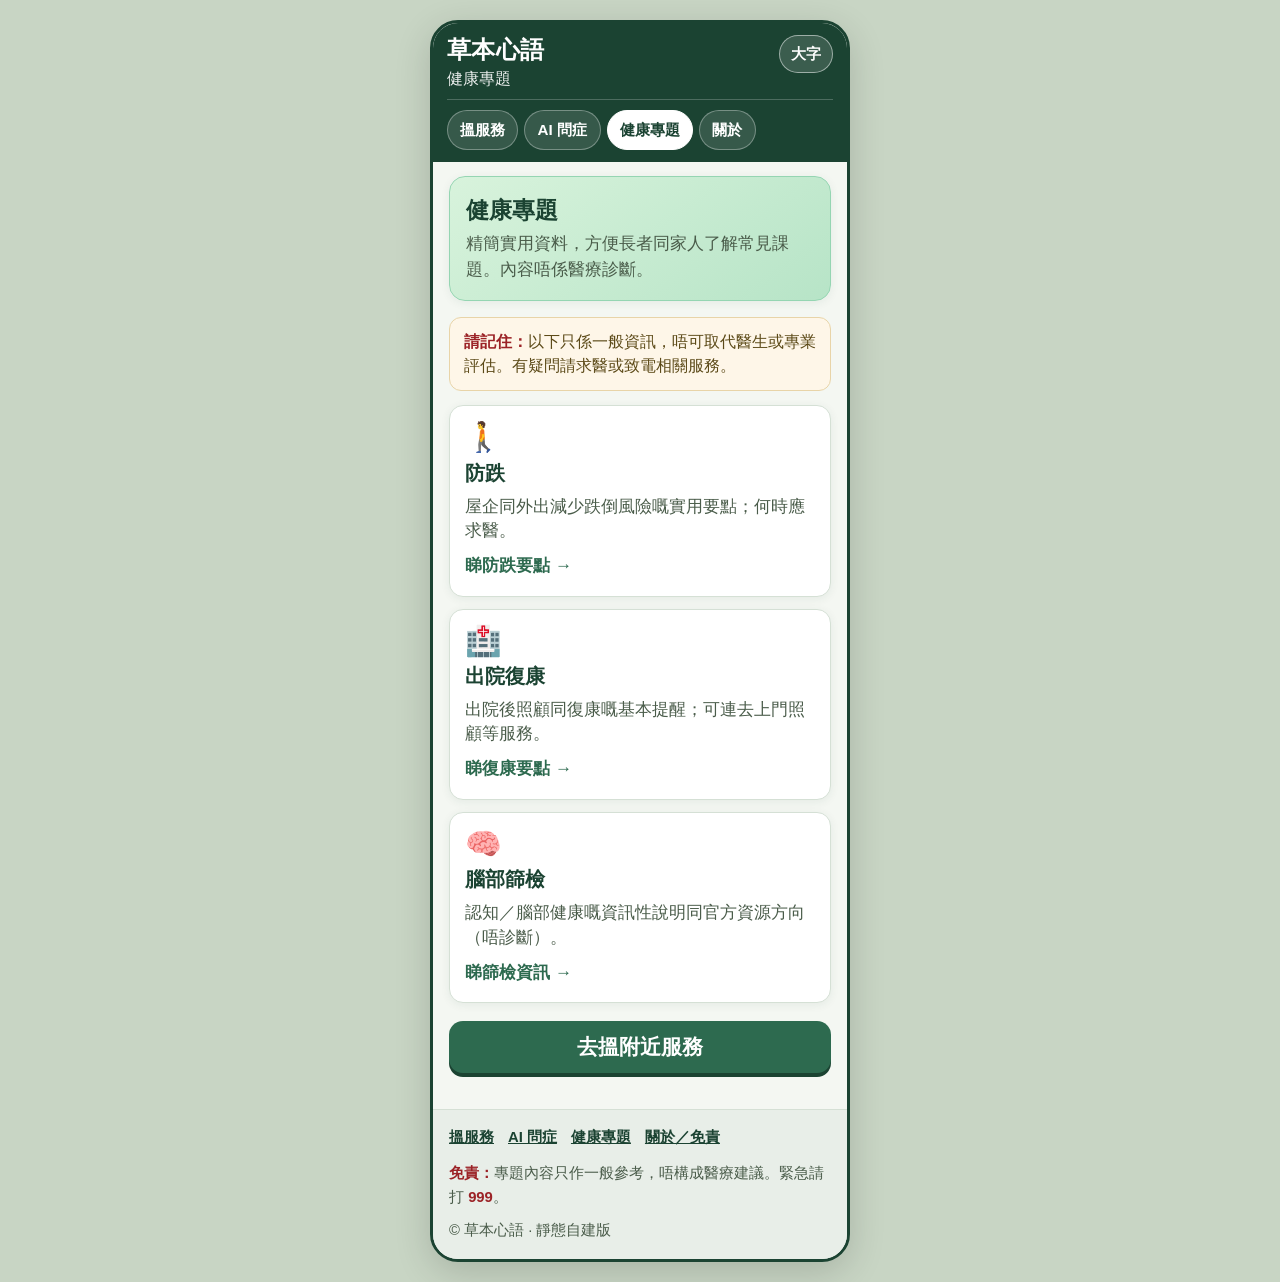
<file: topics/index.html>
<!DOCTYPE html>
<html lang="zh-Hant-HK">
<head>
  <meta charset="UTF-8" />
  <meta name="viewport" content="width=device-width, initial-scale=1, viewport-fit=cover" />
  <meta name="description" content="草本心語 — 健康專題：防跌、出院復康、腦部篩檢" />
  <meta name="theme-color" content="#1b4332" />
  <title>健康專題｜草本心語</title>
  <link rel="stylesheet" href="../assets/css/site.css" />
</head>
<body>
  <a class="skip-link" href="#main">跳去內容</a>
  <div class="phone-shell">
    <header class="header">
      <div class="header-top">
        <a class="brand" href="../">
          <h1>草本心語</h1>
          <p class="sub">健康專題</p>
        </a>
        <div class="header-actions">
          <button type="button" class="chip-btn" id="btnLargeText" aria-pressed="false" title="放大字體">大字</button>
        </div>
      </div>
      <nav class="site-nav" aria-label="主要導航">
        <a href="../">搵服務</a>
        <a href="../ai/">AI 問症</a>
        <a href="./" aria-current="page">健康專題</a>
        <a href="../about/">關於</a>
      </nav>
    </header>

    <main id="main">
      <section class="page-hero" aria-labelledby="topics-title">
        <h2 id="topics-title">健康專題</h2>
        <p>精簡實用資料，方便長者同家人了解常見課題。內容唔係醫療診斷。</p>
      </section>

      <div class="notice" role="note">
        <strong>請記住：</strong>以下只係一般資訊，唔可取代醫生或專業評估。有疑問請求醫或致電相關服務。
      </div>

      <div class="topic-grid">
        <a class="topic-card" href="falls/">
          <div class="icon" aria-hidden="true">🚶</div>
          <h3>防跌</h3>
          <p>屋企同外出減少跌倒風險嘅實用要點；何時應求醫。</p>
          <div class="go">睇防跌要點 →</div>
        </a>
        <a class="topic-card" href="post-discharge/">
          <div class="icon" aria-hidden="true">🏥</div>
          <h3>出院復康</h3>
          <p>出院後照顧同復康嘅基本提醒；可連去上門照顧等服務。</p>
          <div class="go">睇復康要點 →</div>
        </a>
        <a class="topic-card" href="brain-screening/">
          <div class="icon" aria-hidden="true">🧠</div>
          <h3>腦部篩檢</h3>
          <p>認知／腦部健康嘅資訊性說明同官方資源方向（唔診斷）。</p>
          <div class="go">睇篩檢資訊 →</div>
        </a>
      </div>

      <div class="cta-block">
        <a class="btn-primary" href="../">去搵附近服務</a>
      </div>
    </main>

    <footer class="footer">
      <nav class="footer-nav" aria-label="頁腳導航">
        <a href="../">搵服務</a>
        <a href="../ai/">AI 問症</a>
        <a href="./">健康專題</a>
        <a href="../about/">關於／免責</a>
      </nav>
      <p>
        <strong>免責：</strong>專題內容只作一般參考，唔構成醫療建議。緊急請打 <strong>999</strong>。
      </p>
      <p style="margin-top:10px">© 草本心語 · 靜態自建版</p>
    </footer>
  </div>
  <script src="../assets/js/site.js"></script>
</body>
</html>
</file>
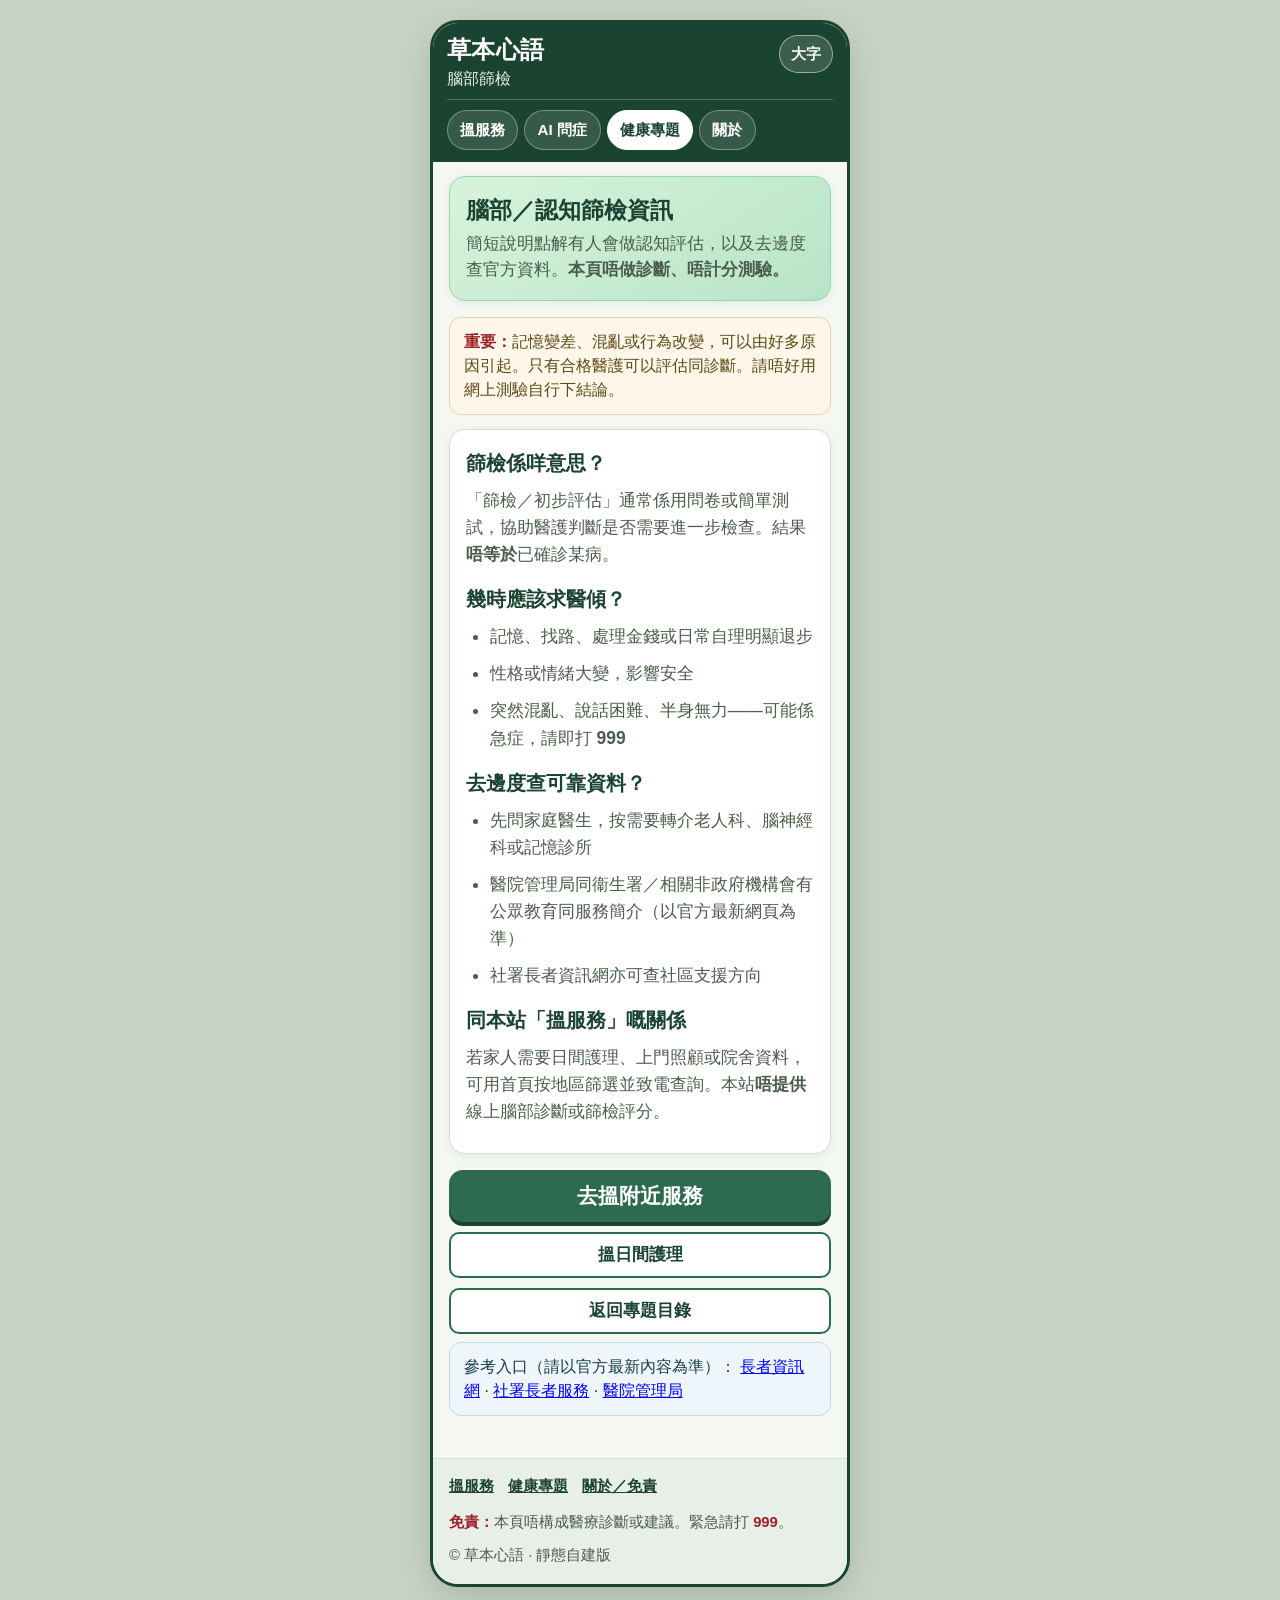
<file: topics/brain-screening/index.html>
<!DOCTYPE html>
<html lang="zh-Hant-HK">
<head>
  <meta charset="UTF-8" />
  <meta name="viewport" content="width=device-width, initial-scale=1, viewport-fit=cover" />
  <meta name="description" content="草本心語 — 腦部／認知篩檢資訊性說明（唔診斷）" />
  <meta name="theme-color" content="#1b4332" />
  <title>腦部篩檢｜健康專題｜草本心語</title>
  <link rel="stylesheet" href="../../assets/css/site.css" />
</head>
<body>
  <a class="skip-link" href="#main">跳去內容</a>
  <div class="phone-shell">
    <header class="header">
      <div class="header-top">
        <a class="brand" href="../../">
          <h1>草本心語</h1>
          <p class="sub">腦部篩檢</p>
        </a>
        <div class="header-actions">
          <button type="button" class="chip-btn" id="btnLargeText" aria-pressed="false" title="放大字體">大字</button>
        </div>
      </div>
      <nav class="site-nav" aria-label="主要導航">
        <a href="../../">搵服務</a>
        <a href="../../ai/">AI 問症</a>
        <a href="../" aria-current="page">健康專題</a>
        <a href="../../about/">關於</a>
      </nav>
    </header>

    <main id="main">
      <section class="page-hero" aria-labelledby="page-title">
        <h2 id="page-title">腦部／認知篩檢資訊</h2>
        <p>簡短說明點解有人會做認知評估，以及去邊度查官方資料。<strong>本頁唔做診斷、唔計分測驗。</strong></p>
      </section>

      <div class="notice" role="note">
        <strong>重要：</strong>記憶變差、混亂或行為改變，可以由好多原因引起。只有合格醫護可以評估同診斷。請唔好用網上測驗自行下結論。
      </div>

      <div class="prose">
        <h3>篩檢係咩意思？</h3>
        <p>「篩檢／初步評估」通常係用問卷或簡單測試，協助醫護判斷是否需要進一步檢查。結果<strong>唔等於</strong>已確診某病。</p>

        <h3>幾時應該求醫傾？</h3>
        <ul>
          <li>記憶、找路、處理金錢或日常自理明顯退步</li>
          <li>性格或情緒大變，影響安全</li>
          <li>突然混亂、說話困難、半身無力——可能係急症，請即打 <strong>999</strong></li>
        </ul>

        <h3>去邊度查可靠資料？</h3>
        <ul>
          <li>先問家庭醫生，按需要轉介老人科、腦神經科或記憶診所</li>
          <li>醫院管理局同衞生署／相關非政府機構會有公眾教育同服務簡介（以官方最新網頁為準）</li>
          <li>社署長者資訊網亦可查社區支援方向</li>
        </ul>

        <h3>同本站「搵服務」嘅關係</h3>
        <p>若家人需要日間護理、上門照顧或院舍資料，可用首頁按地區篩選並致電查詢。本站<strong>唔提供</strong>線上腦部診斷或篩檢評分。</p>
      </div>

      <div class="cta-block">
        <a class="btn-primary" href="../../">去搵附近服務</a>
        <a class="btn-ghost" href="../../?cat=%E6%97%A5%E9%96%93%E8%AD%B7%E7%90%86">搵日間護理</a>
        <a class="btn-ghost" href="../">返回專題目錄</a>
      </div>

      <div class="info-box">
        參考入口（請以官方最新內容為準）：
        <a href="https://www.elderly.gov.hk/" target="_blank" rel="noopener noreferrer">長者資訊網</a>
        ·
        <a href="https://www.swd.gov.hk/tc/pubsvc/elderly/" target="_blank" rel="noopener noreferrer">社署長者服務</a>
        ·
        <a href="https://www.ha.org.hk/" target="_blank" rel="noopener noreferrer">醫院管理局</a>
      </div>
    </main>

    <footer class="footer">
      <nav class="footer-nav" aria-label="頁腳導航">
        <a href="../../">搵服務</a>
        <a href="../">健康專題</a>
        <a href="../../about/">關於／免責</a>
      </nav>
      <p><strong>免責：</strong>本頁唔構成醫療診斷或建議。緊急請打 <strong>999</strong>。</p>
      <p style="margin-top:10px">© 草本心語 · 靜態自建版</p>
    </footer>
  </div>
  <script src="../../assets/js/site.js"></script>
</body>
</html>
</file>
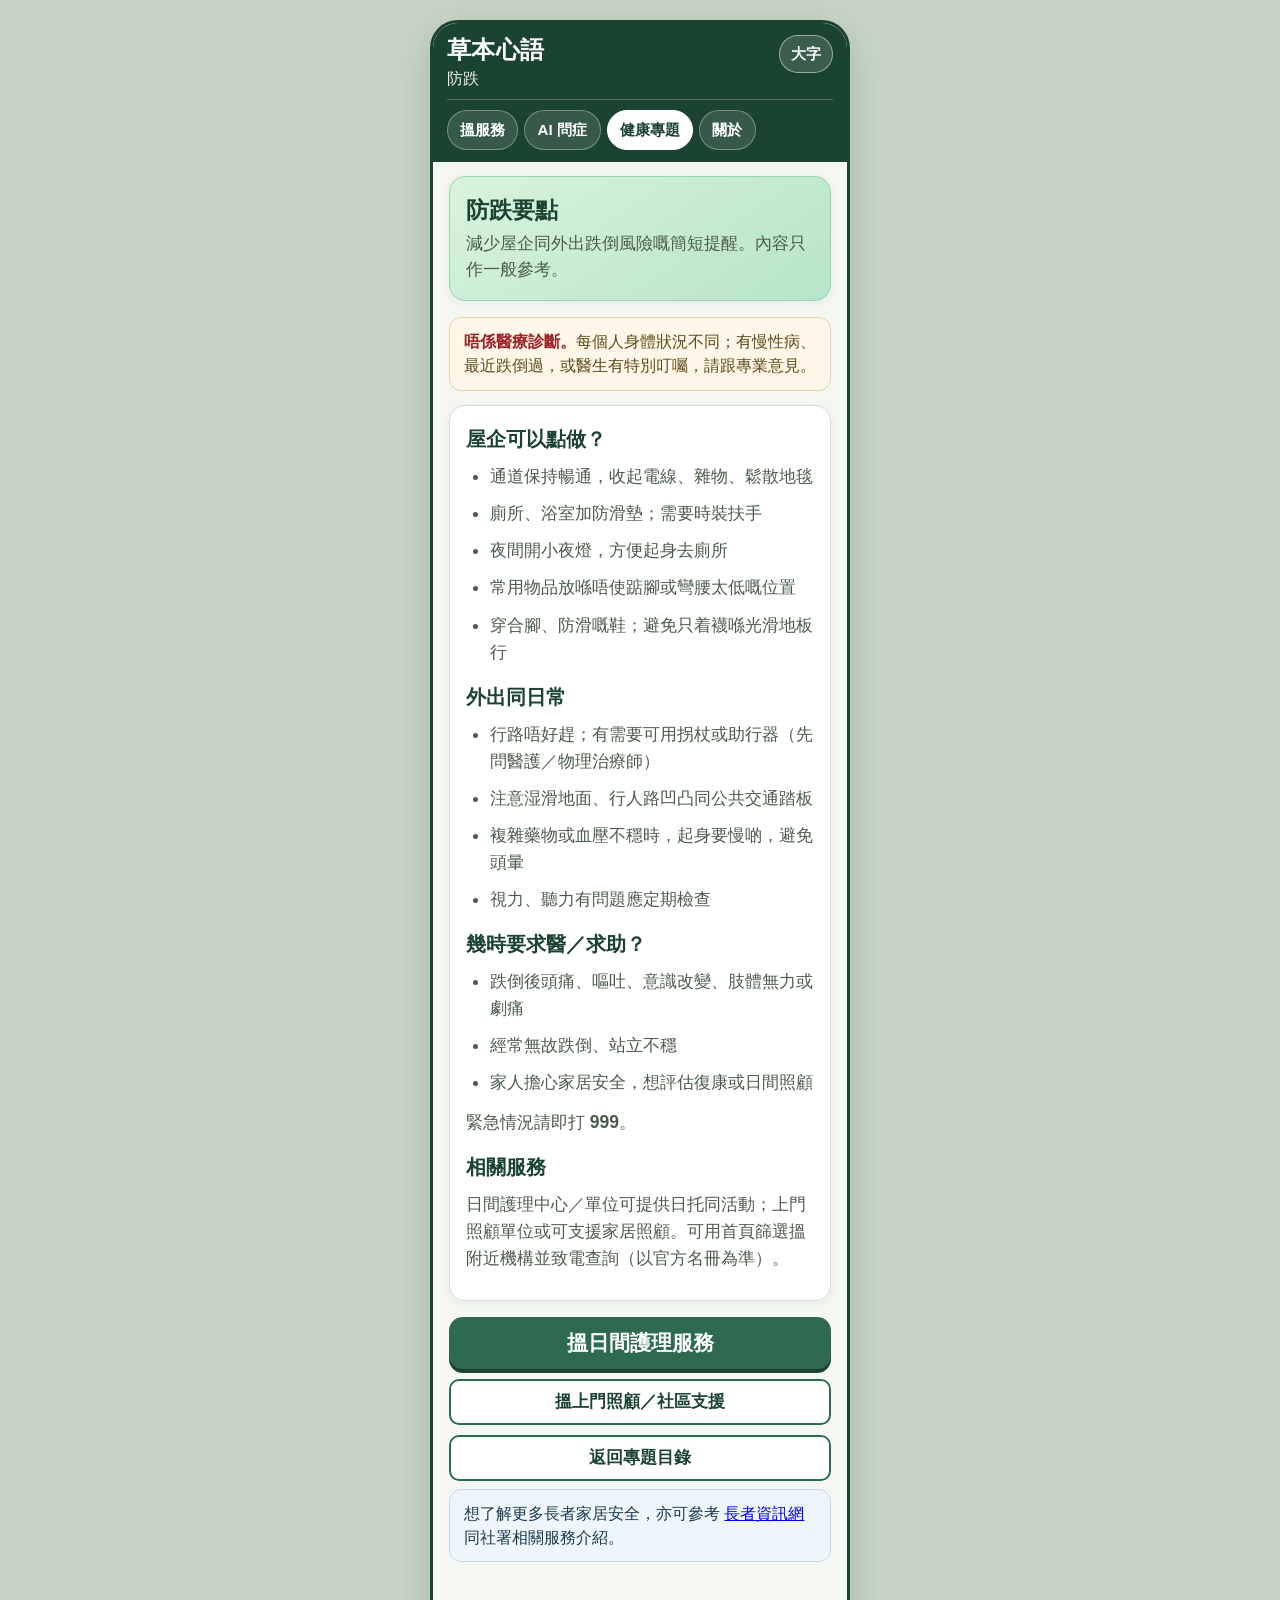
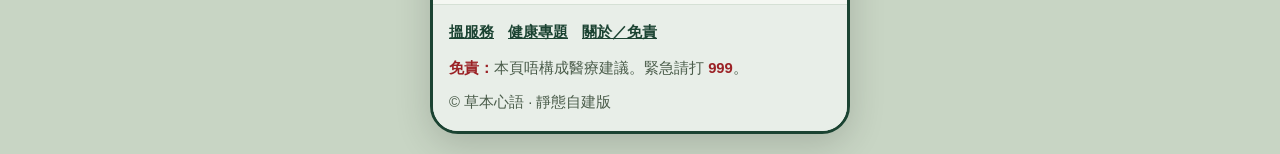
<file: topics/falls/index.html>
<!DOCTYPE html>
<html lang="zh-Hant-HK">
<head>
  <meta charset="UTF-8" />
  <meta name="viewport" content="width=device-width, initial-scale=1, viewport-fit=cover" />
  <meta name="description" content="草本心語 — 防跌實用要點（一般參考，唔係醫療診斷）" />
  <meta name="theme-color" content="#1b4332" />
  <title>防跌｜健康專題｜草本心語</title>
  <link rel="stylesheet" href="../../assets/css/site.css" />
</head>
<body>
  <a class="skip-link" href="#main">跳去內容</a>
  <div class="phone-shell">
    <header class="header">
      <div class="header-top">
        <a class="brand" href="../../">
          <h1>草本心語</h1>
          <p class="sub">防跌</p>
        </a>
        <div class="header-actions">
          <button type="button" class="chip-btn" id="btnLargeText" aria-pressed="false" title="放大字體">大字</button>
        </div>
      </div>
      <nav class="site-nav" aria-label="主要導航">
        <a href="../../">搵服務</a>
        <a href="../../ai/">AI 問症</a>
        <a href="../" aria-current="page">健康專題</a>
        <a href="../../about/">關於</a>
      </nav>
    </header>

    <main id="main">
      <section class="page-hero" aria-labelledby="page-title">
        <h2 id="page-title">防跌要點</h2>
        <p>減少屋企同外出跌倒風險嘅簡短提醒。內容只作一般參考。</p>
      </section>

      <div class="notice" role="note">
        <strong>唔係醫療診斷。</strong>每個人身體狀況不同；有慢性病、最近跌倒過，或醫生有特別叮囑，請跟專業意見。
      </div>

      <div class="prose">
        <h3>屋企可以點做？</h3>
        <ul>
          <li>通道保持暢通，收起電線、雜物、鬆散地毯</li>
          <li>廁所、浴室加防滑墊；需要時裝扶手</li>
          <li>夜間開小夜燈，方便起身去廁所</li>
          <li>常用物品放喺唔使踮腳或彎腰太低嘅位置</li>
          <li>穿合腳、防滑嘅鞋；避免只着襪喺光滑地板行</li>
        </ul>

        <h3>外出同日常</h3>
        <ul>
          <li>行路唔好趕；有需要可用拐杖或助行器（先問醫護／物理治療師）</li>
          <li>注意湿滑地面、行人路凹凸同公共交通踏板</li>
          <li>複雜藥物或血壓不穩時，起身要慢啲，避免頭暈</li>
          <li>視力、聽力有問題應定期檢查</li>
        </ul>

        <h3>幾時要求醫／求助？</h3>
        <ul>
          <li>跌倒後頭痛、嘔吐、意識改變、肢體無力或劇痛</li>
          <li>經常無故跌倒、站立不穩</li>
          <li>家人擔心家居安全，想評估復康或日間照顧</li>
        </ul>
        <p>緊急情況請即打 <strong>999</strong>。</p>

        <h3>相關服務</h3>
        <p>日間護理中心／單位可提供日托同活動；上門照顧單位或可支援家居照顧。可用首頁篩選搵附近機構並致電查詢（以官方名冊為準）。</p>
      </div>

      <div class="cta-block">
        <a class="btn-primary" href="../../?cat=%E6%97%A5%E9%96%93%E8%AD%B7%E7%90%86">搵日間護理服務</a>
        <a class="btn-ghost" href="../../?cat=%E4%B8%8A%E9%96%80%E7%85%A7%E9%A1%A7">搵上門照顧／社區支援</a>
        <a class="btn-ghost" href="../">返回專題目錄</a>
      </div>

      <div class="info-box">
        想了解更多長者家居安全，亦可參考
        <a href="https://www.elderly.gov.hk/" target="_blank" rel="noopener noreferrer">長者資訊網</a>
        同社署相關服務介紹。
      </div>
    </main>

    <footer class="footer">
      <nav class="footer-nav" aria-label="頁腳導航">
        <a href="../../">搵服務</a>
        <a href="../">健康專題</a>
        <a href="../../about/">關於／免責</a>
      </nav>
      <p><strong>免責：</strong>本頁唔構成醫療建議。緊急請打 <strong>999</strong>。</p>
      <p style="margin-top:10px">© 草本心語 · 靜態自建版</p>
    </footer>
  </div>
  <script src="../../assets/js/site.js"></script>
</body>
</html>
</file>
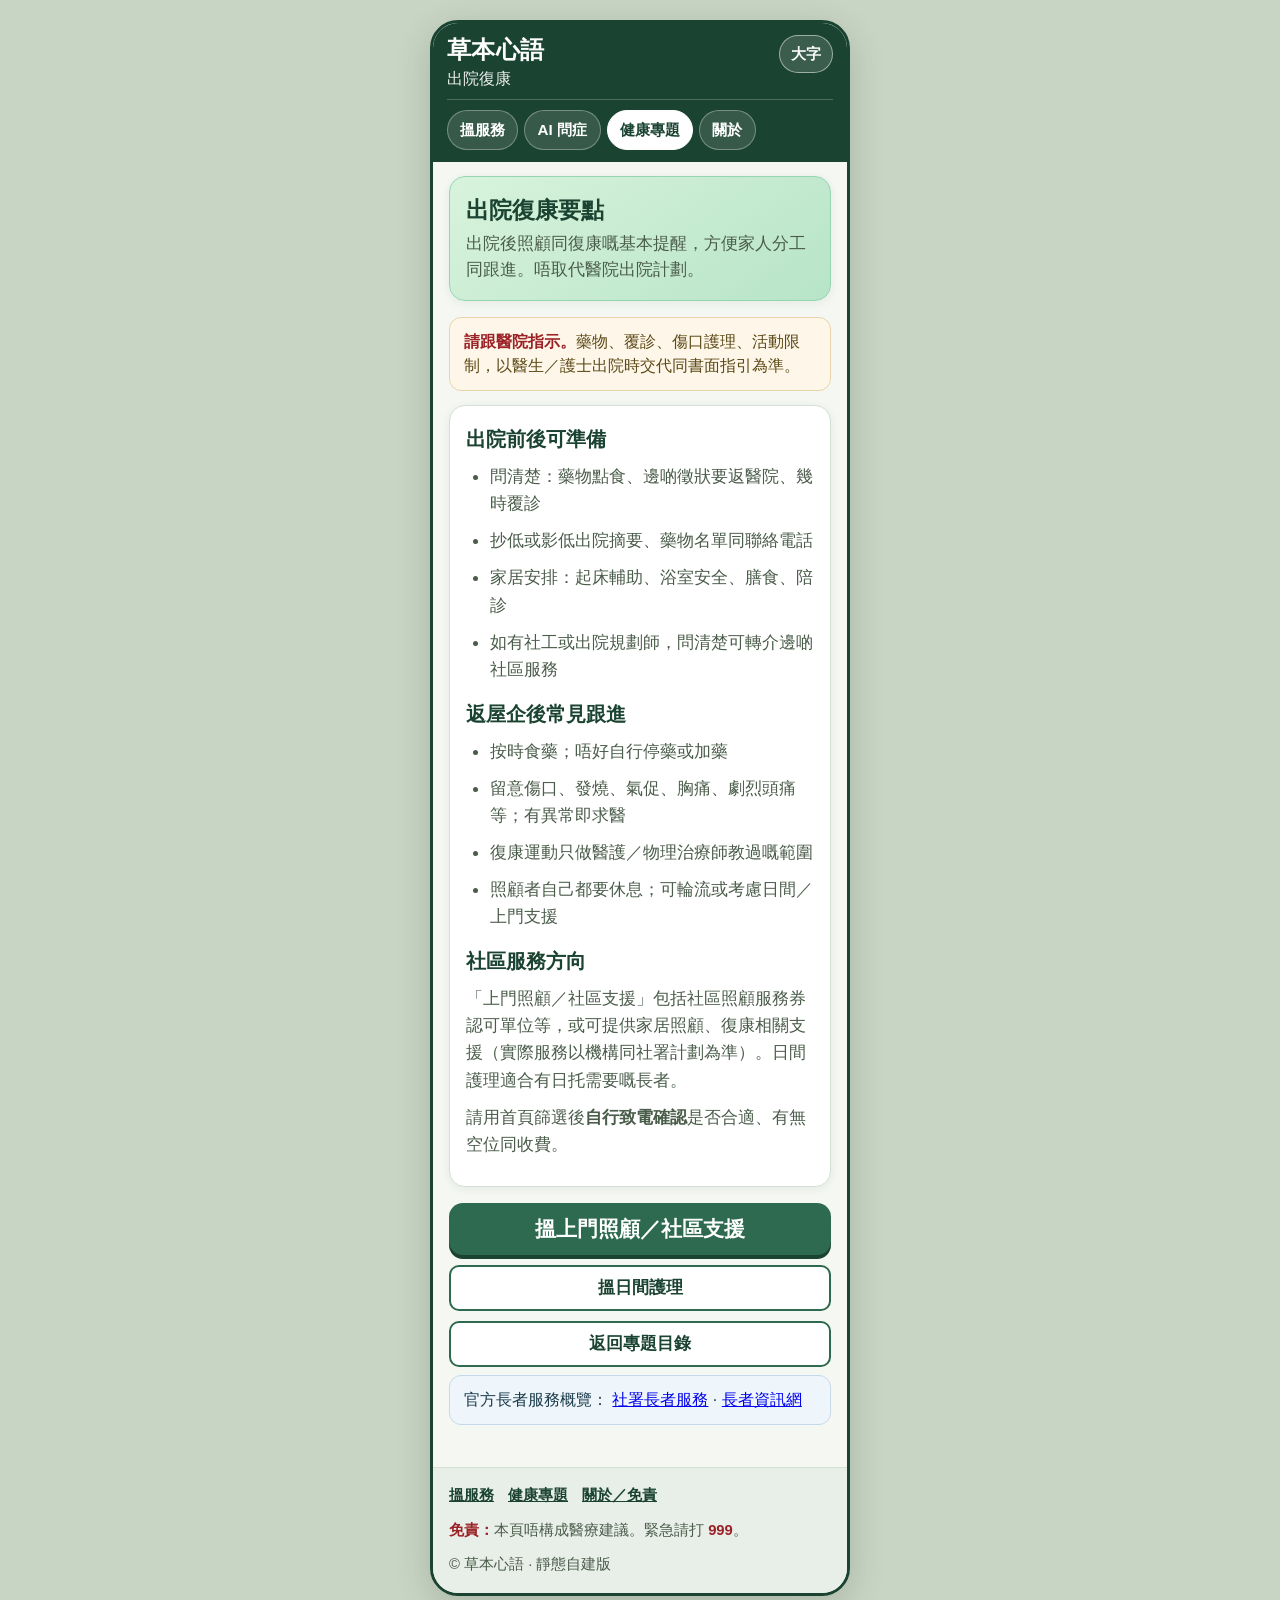
<file: topics/post-discharge/index.html>
<!DOCTYPE html>
<html lang="zh-Hant-HK">
<head>
  <meta charset="UTF-8" />
  <meta name="viewport" content="width=device-width, initial-scale=1, viewport-fit=cover" />
  <meta name="description" content="草本心語 — 出院復康同照顧要點（一般參考，唔係醫療診斷）" />
  <meta name="theme-color" content="#1b4332" />
  <title>出院復康｜健康專題｜草本心語</title>
  <link rel="stylesheet" href="../../assets/css/site.css" />
</head>
<body>
  <a class="skip-link" href="#main">跳去內容</a>
  <div class="phone-shell">
    <header class="header">
      <div class="header-top">
        <a class="brand" href="../../">
          <h1>草本心語</h1>
          <p class="sub">出院復康</p>
        </a>
        <div class="header-actions">
          <button type="button" class="chip-btn" id="btnLargeText" aria-pressed="false" title="放大字體">大字</button>
        </div>
      </div>
      <nav class="site-nav" aria-label="主要導航">
        <a href="../../">搵服務</a>
        <a href="../../ai/">AI 問症</a>
        <a href="../" aria-current="page">健康專題</a>
        <a href="../../about/">關於</a>
      </nav>
    </header>

    <main id="main">
      <section class="page-hero" aria-labelledby="page-title">
        <h2 id="page-title">出院復康要點</h2>
        <p>出院後照顧同復康嘅基本提醒，方便家人分工同跟進。唔取代醫院出院計劃。</p>
      </section>

      <div class="notice" role="note">
        <strong>請跟醫院指示。</strong>藥物、覆診、傷口護理、活動限制，以醫生／護士出院時交代同書面指引為準。
      </div>

      <div class="prose">
        <h3>出院前後可準備</h3>
        <ul>
          <li>問清楚：藥物點食、邊啲徵狀要返醫院、幾時覆診</li>
          <li>抄低或影低出院摘要、藥物名單同聯絡電話</li>
          <li>家居安排：起床輔助、浴室安全、膳食、陪診</li>
          <li>如有社工或出院規劃師，問清楚可轉介邊啲社區服務</li>
        </ul>

        <h3>返屋企後常見跟進</h3>
        <ul>
          <li>按時食藥；唔好自行停藥或加藥</li>
          <li>留意傷口、發燒、氣促、胸痛、劇烈頭痛等；有異常即求醫</li>
          <li>復康運動只做醫護／物理治療師教過嘅範圍</li>
          <li>照顧者自己都要休息；可輪流或考慮日間／上門支援</li>
        </ul>

        <h3>社區服務方向</h3>
        <p>「上門照顧／社區支援」包括社區照顧服務券認可單位等，或可提供家居照顧、復康相關支援（實際服務以機構同社署計劃為準）。日間護理適合有日托需要嘅長者。</p>
        <p>請用首頁篩選後<strong>自行致電確認</strong>是否合適、有無空位同收費。</p>
      </div>

      <div class="cta-block">
        <a class="btn-primary" href="../../?cat=%E4%B8%8A%E9%96%80%E7%85%A7%E9%A1%A7">搵上門照顧／社區支援</a>
        <a class="btn-ghost" href="../../?cat=%E6%97%A5%E9%96%93%E8%AD%B7%E7%90%86">搵日間護理</a>
        <a class="btn-ghost" href="../">返回專題目錄</a>
      </div>

      <div class="info-box">
        官方長者服務概覽：
        <a href="https://www.swd.gov.hk/tc/pubsvc/elderly/" target="_blank" rel="noopener noreferrer">社署長者服務</a>
        ·
        <a href="https://elderlyinfo.swd.gov.hk/" target="_blank" rel="noopener noreferrer">長者資訊網</a>
      </div>
    </main>

    <footer class="footer">
      <nav class="footer-nav" aria-label="頁腳導航">
        <a href="../../">搵服務</a>
        <a href="../">健康專題</a>
        <a href="../../about/">關於／免責</a>
      </nav>
      <p><strong>免責：</strong>本頁唔構成醫療建議。緊急請打 <strong>999</strong>。</p>
      <p style="margin-top:10px">© 草本心語 · 靜態自建版</p>
    </footer>
  </div>
  <script src="../../assets/js/site.js"></script>
</body>
</html>
</file>
<file: assets/css/site.css>
/* 草本心語 · 共用樣式 */
:root {
  --bg: #f4f7f2;
  --card: #ffffff;
  --ink: #1a2e1a;
  --muted: #4a5c4a;
  --line: #d5e0d5;
  --primary: #2d6a4f;
  --primary-dark: #1b4332;
  --accent: #40916c;
  --warm: #fef6e8;
  --warm-border: #e8d4a8;
  --danger: #9b2226;
  --info: #eef6fb;
  --info-border: #c5d9e8;
  --shadow: 0 2px 10px rgba(27, 67, 50, 0.07);
  --shadow-md: 0 4px 18px rgba(27, 67, 50, 0.1);
  --radius: 16px;
  --font-base: 19px;
  --tap-min: 52px;
  --header-h: 64px;
}

html.large-text {
  --font-base: 23px;
  --tap-min: 58px;
}

* { box-sizing: border-box; margin: 0; padding: 0; }

body {
  font-family: "PingFang HK", "Noto Sans TC", "Microsoft JhengHei",
    "Helvetica Neue", Arial, sans-serif;
  font-size: var(--font-base);
  line-height: 1.55;
  color: var(--ink);
  background: #c8d5c4;
  min-height: 100vh;
  -webkit-text-size-adjust: 100%;
}

.skip-link {
  position: absolute;
  left: -9999px;
  top: 8px;
  z-index: 100;
  background: #fff;
  color: var(--primary-dark);
  padding: 10px 16px;
  border-radius: 8px;
  font-weight: 700;
  text-decoration: none;
}
.skip-link:focus { left: 8px; outline: 3px solid var(--accent); }

.phone-shell {
  max-width: 420px;
  margin: 20px auto;
  background: var(--bg);
  min-height: calc(100vh - 40px);
  box-shadow: 0 10px 36px rgba(0, 0, 0, 0.16);
  border-radius: 28px;
  overflow: hidden;
  border: 3px solid #1b4332;
  position: relative;
  display: flex;
  flex-direction: column;
}

@media (max-width: 480px) {
  .phone-shell {
    margin: 0;
    border-radius: 0;
    border: none;
    max-width: none;
    min-height: 100vh;
    box-shadow: none;
  }
  body { background: var(--bg); }
}

/* Header: block stack — brand row then nav (never side-by-side) */
.header {
  background: var(--primary-dark);
  color: #fff;
  padding: 12px 14px 12px;
  position: sticky;
  top: 0;
  z-index: 40;
}

.header-top {
  display: flex;
  align-items: flex-start;
  justify-content: space-between;
  gap: 10px;
}

.brand {
  text-decoration: none;
  color: inherit;
  display: block;
  min-width: 0;
  flex: 1 1 auto;
}
.brand h1 {
  font-size: 1.28em;
  font-weight: 700;
  letter-spacing: 0.02em;
  line-height: 1.25;
  white-space: nowrap;
}
.brand .sub {
  font-size: 0.82em;
  opacity: 0.92;
  margin-top: 3px;
  font-weight: 500;
  line-height: 1.35;
}

.header-actions {
  display: flex;
  gap: 6px;
  flex-shrink: 0;
  flex-wrap: wrap;
  justify-content: flex-end;
  max-width: 52%;
}

.chip-btn {
  background: rgba(255, 255, 255, 0.14);
  color: #fff;
  border: 1.5px solid rgba(255, 255, 255, 0.5);
  border-radius: 999px;
  padding: 7px 11px;
  font-size: 0.78em;
  font-weight: 600;
  cursor: pointer;
  min-height: 38px;
  white-space: nowrap;
  font-family: inherit;
  text-decoration: none;
  display: inline-flex;
  align-items: center;
}
.chip-btn:hover,
.chip-btn.active {
  background: #fff;
  color: var(--primary-dark);
}
.chip-btn:focus-visible {
  outline: 3px solid #95d5b2;
  outline-offset: 2px;
}

.site-nav {
  display: flex;
  flex-wrap: wrap;
  gap: 6px;
  margin-top: 10px;
  padding-top: 10px;
  border-top: 1px solid rgba(255, 255, 255, 0.22);
}
.site-nav a {
  color: #fff;
  text-decoration: none;
  font-size: 0.8em;
  font-weight: 600;
  padding: 7px 12px;
  border-radius: 999px;
  background: rgba(255, 255, 255, 0.12);
  border: 1px solid rgba(255, 255, 255, 0.32);
  min-height: 38px;
  display: inline-flex;
  align-items: center;
  letter-spacing: 0.01em;
}
.site-nav a:hover,
.site-nav a[aria-current="page"] {
  background: #fff;
  color: var(--primary-dark);
  border-color: #fff;
}
.site-nav a:focus-visible {
  outline: 3px solid #95d5b2;
  outline-offset: 2px;
}

main {
  padding: 14px 16px 28px;
  flex: 1;
}

.btn-primary {
  display: flex;
  align-items: center;
  justify-content: center;
  width: 100%;
  min-height: var(--tap-min);
  background: var(--primary);
  color: #fff;
  border: none;
  border-radius: 14px;
  font-size: 1.1em;
  font-weight: 700;
  cursor: pointer;
  font-family: inherit;
  box-shadow: 0 4px 0 var(--primary-dark);
  text-decoration: none;
  gap: 8px;
}
.btn-primary:active {
  transform: translateY(2px);
  box-shadow: 0 2px 0 var(--primary-dark);
}
.btn-primary:focus-visible {
  outline: 3px solid #1b4332;
  outline-offset: 3px;
}

.btn-ghost {
  display: inline-flex;
  align-items: center;
  justify-content: center;
  min-height: 44px;
  padding: 8px 14px;
  border-radius: 10px;
  border: 2px solid var(--primary);
  background: #fff;
  color: var(--primary-dark);
  font-weight: 700;
  font-family: inherit;
  font-size: 0.88em;
  cursor: pointer;
  text-decoration: none;
  gap: 6px;
}
.btn-ghost:focus-visible {
  outline: 3px solid var(--accent);
  outline-offset: 2px;
}

.section-title {
  font-size: 1.05em;
  font-weight: 700;
  margin: 10px 0 12px;
  color: var(--primary-dark);
}

.page-hero {
  background: linear-gradient(145deg, #d8f3dc 0%, #b7e4c7 100%);
  border-radius: var(--radius);
  padding: 18px 16px;
  margin-bottom: 16px;
  border: 1px solid #95d5b2;
  box-shadow: var(--shadow);
}
.page-hero h2 {
  font-size: 1.22em;
  margin-bottom: 6px;
  color: var(--primary-dark);
  line-height: 1.3;
}
.page-hero p {
  color: var(--muted);
  font-size: 0.9em;
  line-height: 1.5;
}

.notice {
  background: var(--warm);
  border: 1px solid var(--warm-border);
  border-radius: 12px;
  padding: 12px 14px;
  margin-bottom: 14px;
  font-size: 0.84em;
  color: #5c4a18;
  line-height: 1.5;
}
.notice strong { color: var(--danger); }

.info-box {
  background: var(--info);
  border: 1px solid var(--info-border);
  border-radius: 12px;
  padding: 12px 14px;
  margin-bottom: 14px;
  font-size: 0.84em;
  color: #1a3a4a;
  line-height: 1.5;
}

.prose {
  background: var(--card);
  border: 1px solid var(--line);
  border-radius: var(--radius);
  padding: 18px 16px;
  box-shadow: var(--shadow);
  margin-bottom: 14px;
}
.prose h3 {
  font-size: 1.05em;
  color: var(--primary-dark);
  margin: 16px 0 8px;
}
.prose h3:first-child { margin-top: 0; }
.prose p, .prose li {
  font-size: 0.92em;
  color: var(--muted);
  margin-bottom: 10px;
  line-height: 1.55;
}
.prose ul, .prose ol {
  padding-left: 1.25em;
  margin-bottom: 12px;
}
.prose a {
  color: var(--primary);
  font-weight: 600;
  word-break: break-word;
}

.cta-block {
  display: flex;
  flex-direction: column;
  gap: 10px;
  margin: 16px 0 8px;
}

.topic-grid {
  display: flex;
  flex-direction: column;
  gap: 12px;
  margin-bottom: 18px;
}
.topic-card {
  background: var(--card);
  border: 1.5px solid var(--line);
  border-radius: 14px;
  padding: 16px 15px;
  text-decoration: none;
  color: inherit;
  box-shadow: var(--shadow);
  display: block;
  transition: border-color 0.15s, background 0.15s, box-shadow 0.15s;
}
.topic-card:hover {
  border-color: var(--primary);
  background: #eef8f1;
  box-shadow: var(--shadow-md);
}
.topic-card:focus-visible {
  outline: 3px solid var(--accent);
  outline-offset: 2px;
}
.topic-card .icon {
  font-size: 1.55em;
  line-height: 1;
  margin-bottom: 6px;
}
.topic-card h3 {
  font-size: 1.05em;
  color: var(--primary-dark);
  margin-bottom: 6px;
}
.topic-card p {
  font-size: 0.88em;
  color: var(--muted);
  line-height: 1.45;
}
.topic-card .go {
  margin-top: 10px;
  font-weight: 700;
  color: var(--primary);
  font-size: 0.9em;
}

.placeholder-badge {
  display: inline-block;
  font-size: 0.75em;
  font-weight: 700;
  background: var(--warm);
  color: #7c5e10;
  border: 1px solid var(--warm-border);
  padding: 4px 10px;
  border-radius: 999px;
  margin-bottom: 10px;
}

.footer {
  background: #e8eee8;
  padding: 16px;
  font-size: 0.78em;
  color: var(--muted);
  line-height: 1.6;
  border-top: 1px solid var(--line);
}
.footer strong { color: var(--danger); }
.footer a {
  color: var(--primary-dark);
  font-weight: 600;
}
.footer-nav {
  display: flex;
  flex-wrap: wrap;
  gap: 8px 14px;
  margin-bottom: 12px;
}
.footer-nav a {
  font-size: 1em;
}

.sr-only {
  position: absolute;
  width: 1px;
  height: 1px;
  padding: 0;
  margin: -1px;
  overflow: hidden;
  clip: rect(0, 0, 0, 0);
  border: 0;
}
</file>
